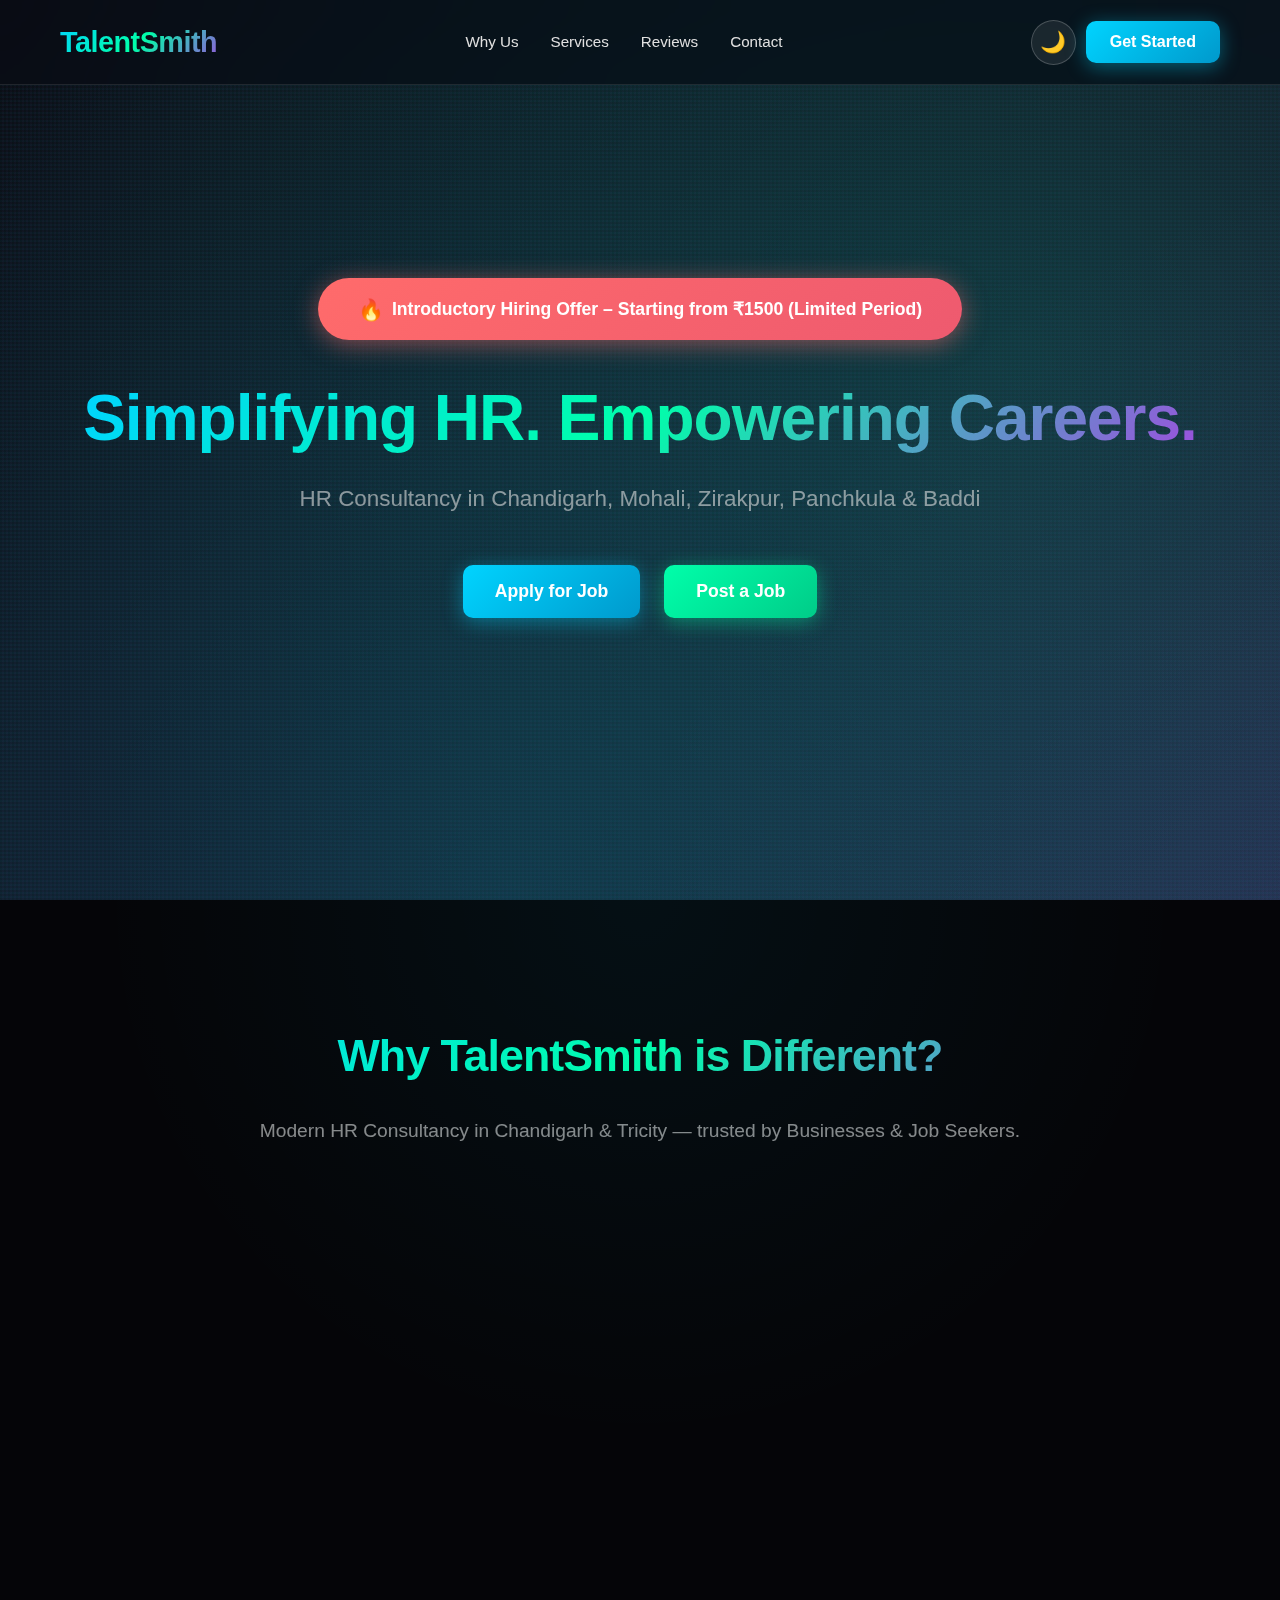
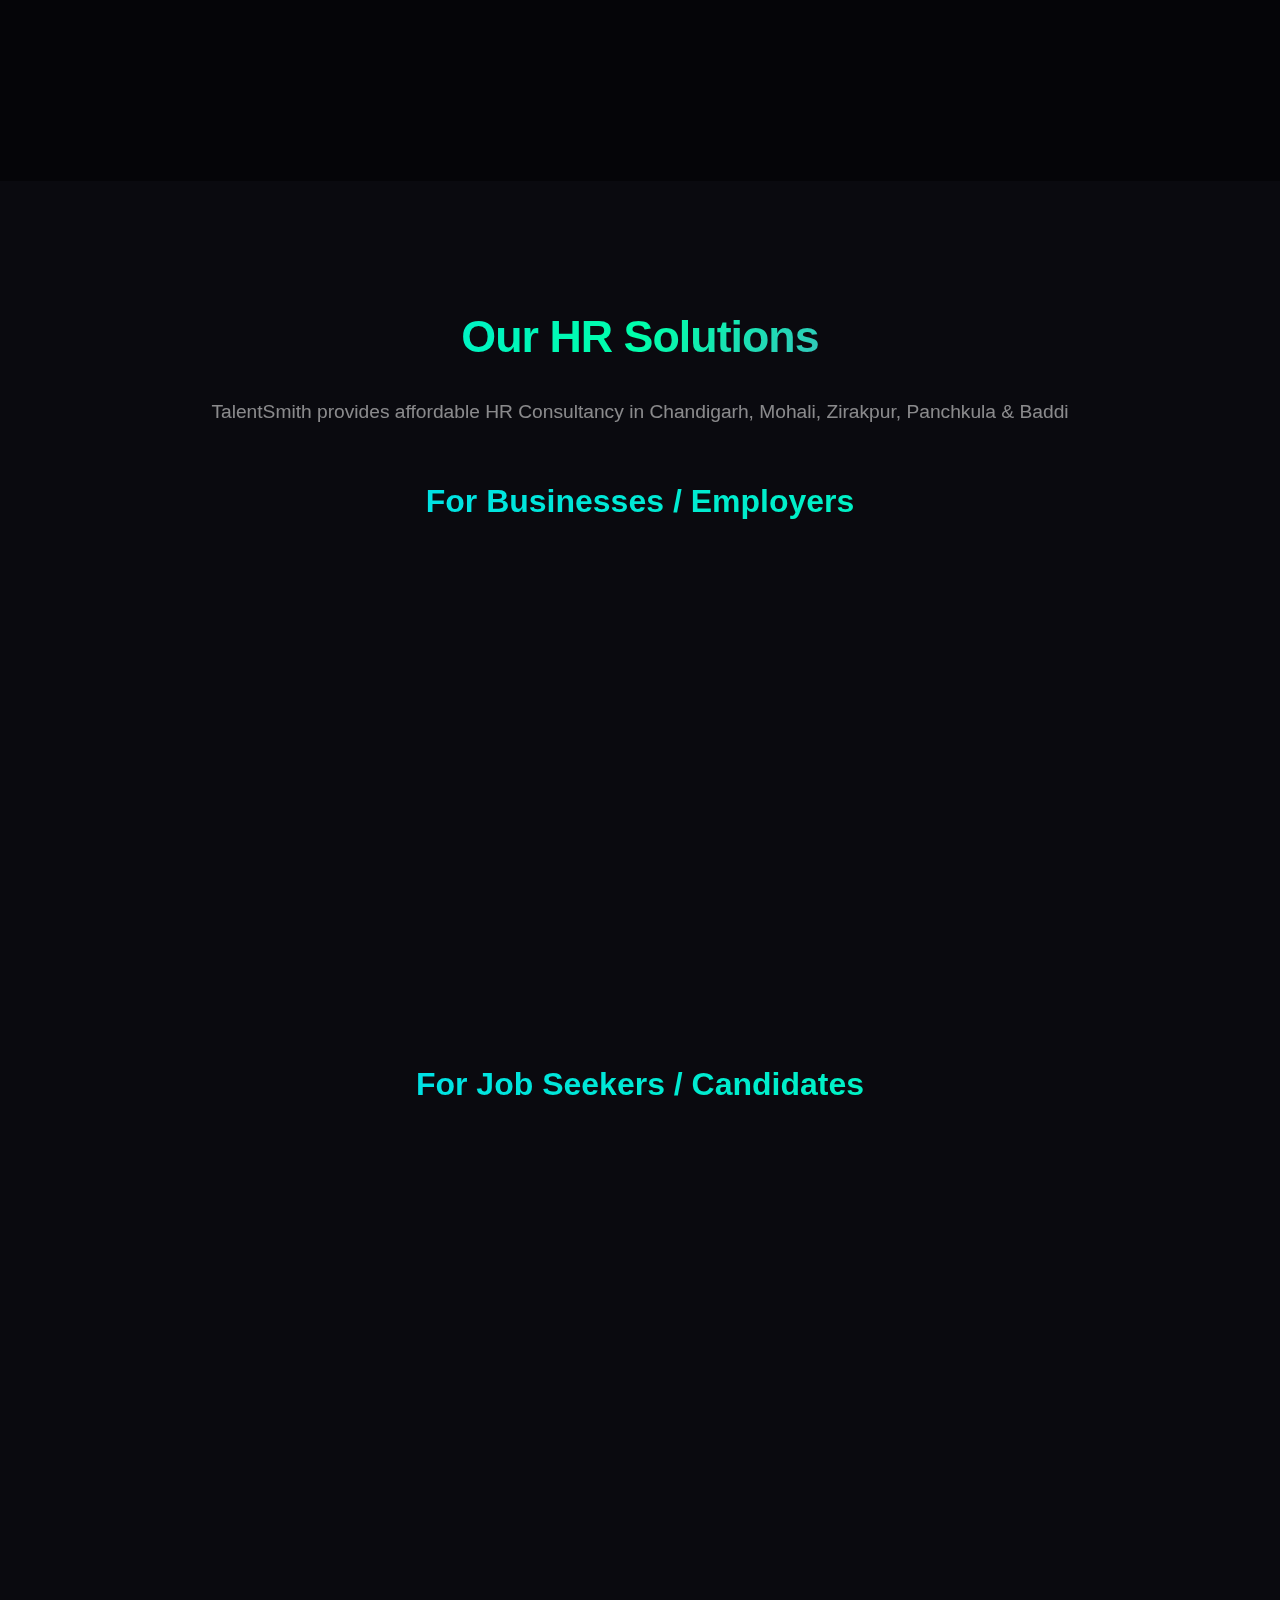
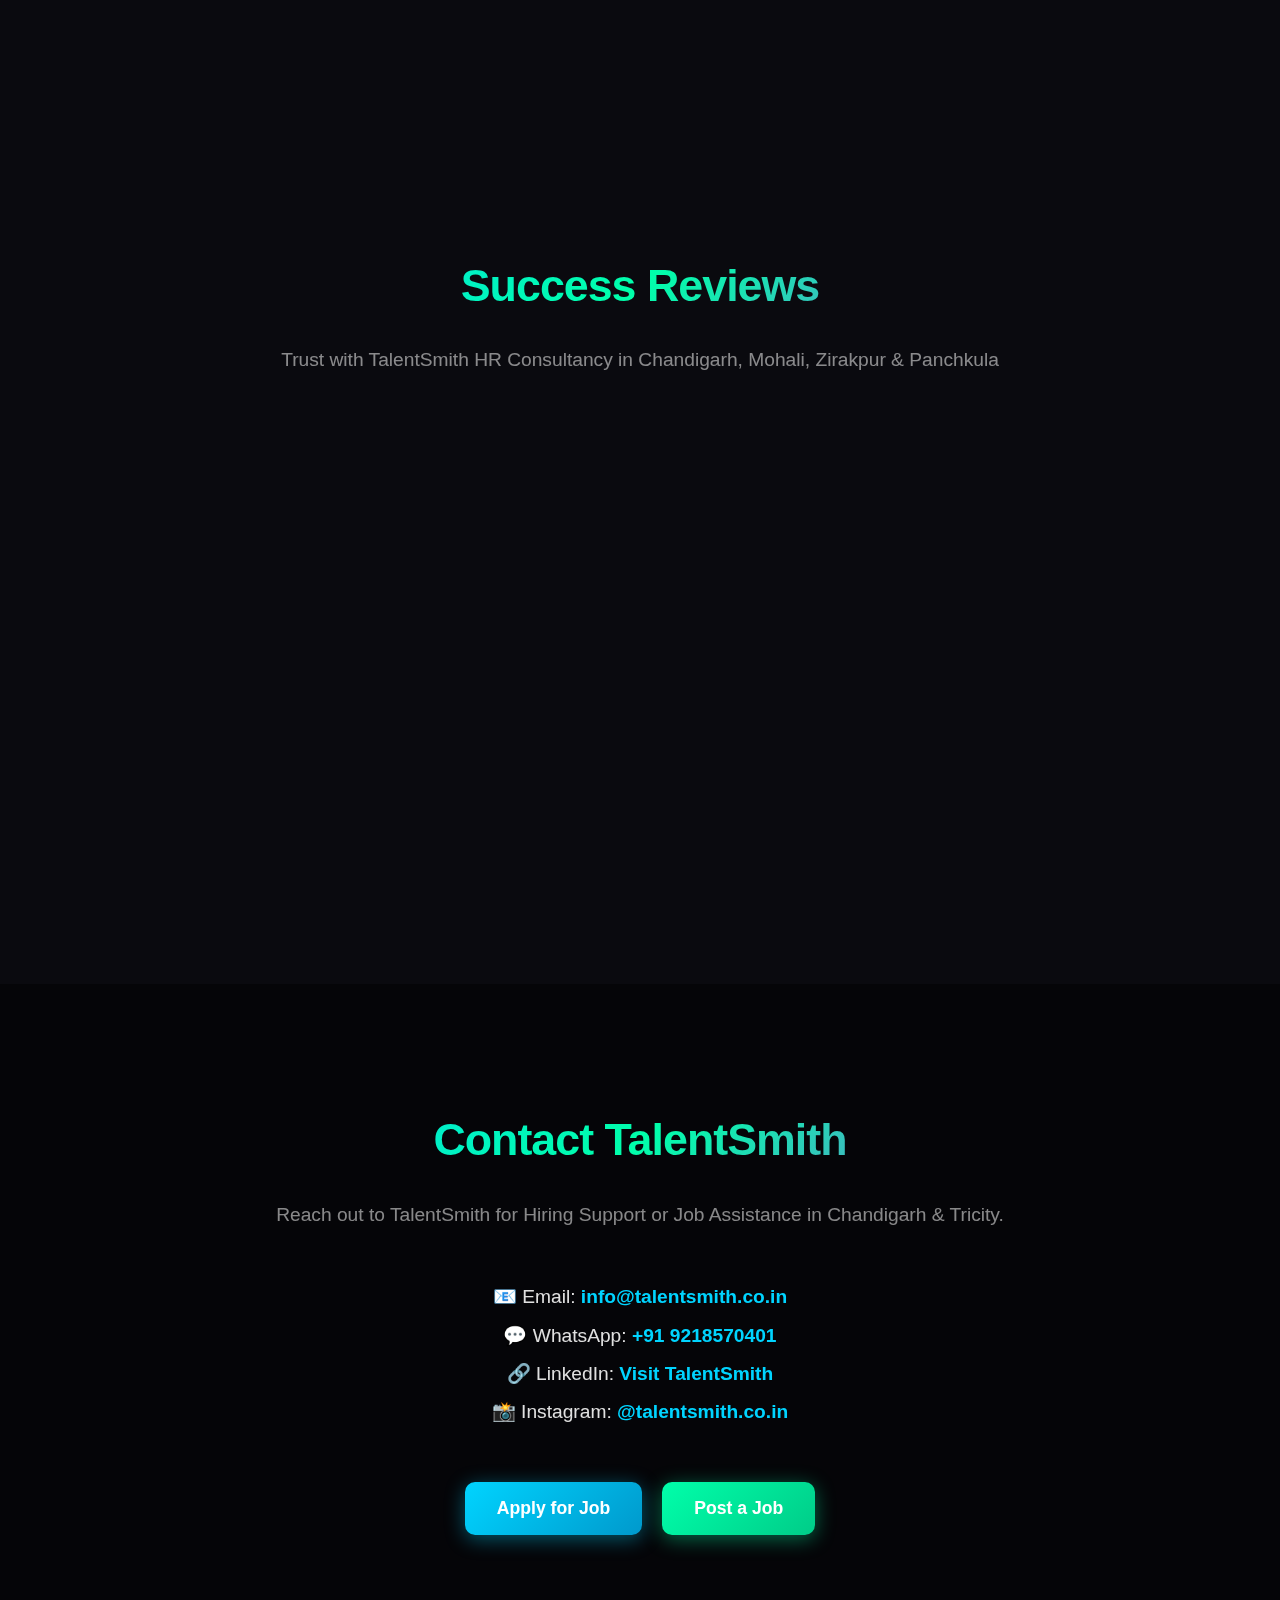
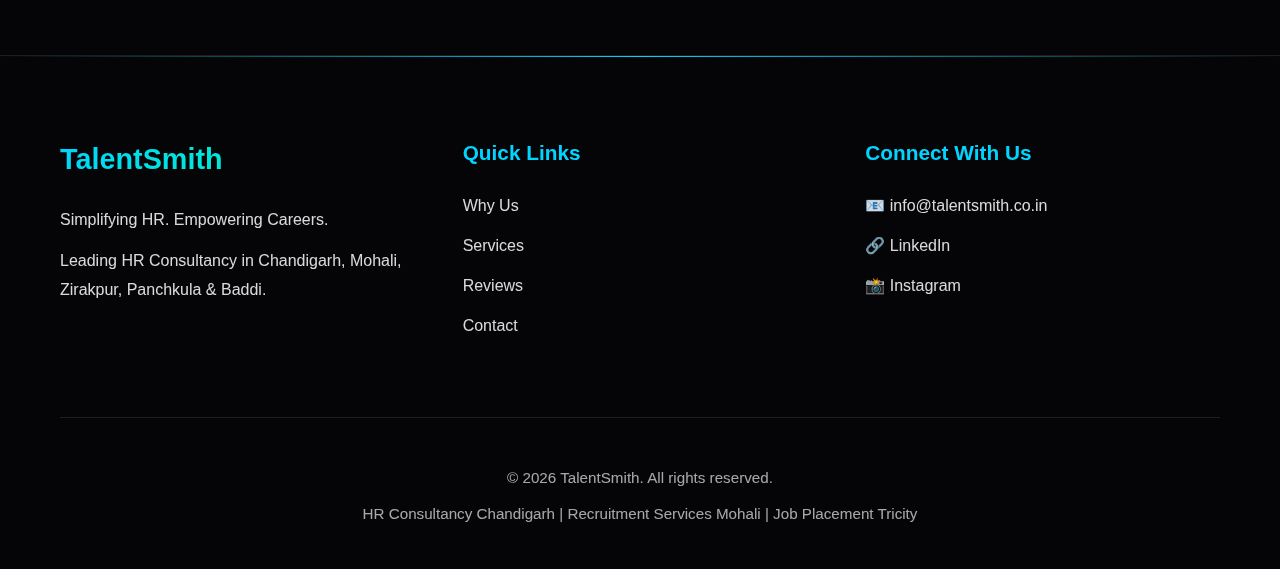
<file: index.html>
<!DOCTYPE html>
<html lang="en">

<head>
    <meta charset="UTF-8">
    <meta name="viewport" content="width=device-width, initial-scale=1.0">

    <!-- Google Search Console Verification -->
    <meta name="google-site-verification" content="TTs7niMMApuP8YMlTGv5TOesYAuennm3MhUks9Sx6Ps" />

    <!-- SEO -->
    <meta name="description"
        content="TalentSmith - HR Consultancy in Chandigarh, Mohali, Zirakpur, Panchkula & Baddi. Recruitment, Payroll, Compliance, Job Placement & Resume Building. Introductory hiring offer starting from ₹1500.">

    <meta name="keywords"
        content="HR Consultancy Chandigarh, HR Consultancy Mohali, HR Consultancy Zirakpur, Recruitment Services, Job Placement, Resume Building, Affordable Hiring">

    <title>TalentSmith - HR Consultancy Chandigarh | Recruitment & Job Placement</title>

    <link rel="stylesheet" href="style.css">
</head>

<body>

    <!-- Animated Background -->
    <div class="bg-animation"></div>
    <div class="bg-particles"></div>

    <!-- HEADER -->
    <header class="header" id="header">
        <div class="container">
            <div class="header-content">

                <!-- Logo -->
                <div class="logo">
                    <h1>TalentSmith</h1>
                </div>

                <!-- Navbar -->
                <nav class="nav">
                    <a href="#why-us" class="nav-link">Why Us</a>
                    <a href="#services" class="nav-link">Services</a>
                    <a href="#reviews" class="nav-link">Reviews</a>
                    <a href="#contact" class="nav-link">Contact</a>
                </nav>

                <!-- Right Buttons -->
                <div style="display:flex;align-items:center;gap:10px;">

                    <!-- Theme Toggle -->
                    <button class="theme-toggle" id="themeToggle">🌙</button>

                    <!-- CTA -->
                    <button class="btn btn-primary" onclick="scrollToSection('contact')">
                        Get Started
                    </button>
                </div>

            </div>
        </div>
    </header>

    <!-- HERO -->
    <section class="hero" id="home">
        <div class="container">
            <div class="hero-content">

                <div class="offer-badge">
                    <span class="fire-icon">🔥</span>
                    <span>Introductory Hiring Offer – Starting from ₹1500 (Limited Period)</span>
                </div>

                <h1 class="hero-title">Simplifying HR. Empowering Careers.</h1>

                <p class="hero-subtitle">
                    HR Consultancy in Chandigarh, Mohali, Zirakpur, Panchkula & Baddi
                </p>

                <div class="hero-cta">
                    <button class="btn btn-primary btn-large" onclick="openWhatsApp('jobseeker')">
                        Apply for Job
                    </button>
                    <button class="btn btn-secondary btn-large" onclick="openWhatsApp('business')">
                        Post a Job
                    </button>
                </div>

            </div>
        </div>
    </section>
<!-- WHY US -->
<section class="why-us" id="why-us">
  <div class="container">
    <h2 class="section-title">Why TalentSmith is Different?</h2>

    <p class="section-subtitle">
      Modern HR Consultancy in Chandigarh & Tricity — trusted by Businesses & Job Seekers.
    </p>

    <!-- WHY US Carousel -->
    <div class="services-carousel" id="why-carousel">

      <div class="service-card">
        <div class="service-icon">🚀</div>
        <h4>Startup-Friendly Hiring</h4>
        <p>
          Traditional consultancies charge 8–10% of CTC.  
          TalentSmith starts hiring support from ₹1500.
        </p>
      </div>

      <div class="service-card">
        <div class="service-icon">🎯</div>
        <h4>Right Candidate Match</h4>
        <p>
          We shortlist based on skills, role fit, and company culture — not random resumes.
        </p>
      </div>

      <div class="service-card">
        <div class="service-icon">💼</div>
        <h4>Job Seeker Career Support</h4>
        <p>
          Resume building, interview prep, counselling — we help candidates get placed faster.
        </p>
      </div>

      <div class="service-card">
        <div class="service-icon">⚡</div>
        <h4>Fast WhatsApp Support</h4>
        <p>
          No waiting for days — businesses & candidates connect instantly with our team.
        </p>
      </div>

      <div class="service-card">
        <div class="service-icon">📍</div>
        <h4>Strong Tricity Network</h4>
        <p>
          We specialize in Chandigarh, Mohali, Zirakpur, Panchkula & Baddi job market.
        </p>
      </div>

      <div class="service-card">
        <div class="service-icon">🤖</div>
        <h4>HR Templates & Automation</h4>
        <p>
          Ready HR templates, HRMS setup, attendance & payroll automation for companies.
        </p>
      </div>

    </div>
  </div>
</section>


   <!-- SERVICES -->
<section class="services" id="services">
  <div class="container">
    <h2 class="section-title">Our HR Solutions</h2>
    <p class="section-subtitle">
      TalentSmith provides affordable HR Consultancy in Chandigarh, Mohali, Zirakpur, Panchkula & Baddi
    </p>

    <!-- BUSINESS SERVICES -->
    <div class="service-category">
      <h3 class="category-title">For Businesses / Employers</h3>

      <div class="services-carousel" id="business-carousel">

        <div class="service-card" onclick="openServiceModal('Business','Hiring & Recruitment')">
          <div class="service-icon">🔍</div>
          <h4>Hiring & Recruitment</h4>
          <p>Complete recruitment from sourcing to onboarding.</p>
        </div>

        <div class="service-card" onclick="openServiceModal('Business','Payroll Management')">
          <div class="service-icon">💰</div>
          <h4>Payroll Management</h4>
          <p>Salary processing, payroll setup & monthly compliance.</p>
        </div>

        <div class="service-card" onclick="openServiceModal('Business','Attendance & HRMS Setup')">
          <div class="service-icon">🕒</div>
          <h4>Attendance & HRMS Setup</h4>
          <p>Automate attendance, leave & HR workflows easily.</p>
        </div>

        <div class="service-card" onclick="openServiceModal('Business','Background Verification')">
          <div class="service-icon">✅</div>
          <h4>Background Verification</h4>
          <p>Trusted candidate verification with documentation.</p>
        </div>

        <div class="service-card" onclick="openServiceModal('Business','HR Policy Formulation')">
          <div class="service-icon">📋</div>
          <h4>HR Policy Formulation</h4>
          <p>Custom HR policies for discipline & productivity.</p>
        </div>

        <div class="service-card" onclick="openServiceModal('Business','Performance Management')">
          <div class="service-icon">📈</div>
          <h4>Performance Management</h4>
          <p>Appraisal systems to boost employee motivation.</p>
        </div>

        <div class="service-card" onclick="openServiceModal('Business','Compliance & Labour Law Support')">
          <div class="service-icon">⚖️</div>
          <h4>Compliance Support</h4>
          <p>PF, ESIC, labour law & HR compliance assistance.</p>
        </div>

        <div class="service-card" onclick="openServiceModal('Business','HR Outsourcing')">
          <div class="service-icon">🏢</div>
          <h4>HR Outsourcing</h4>
          <p>Complete HR management for startups & SMEs.</p>
        </div>

      </div>
    </div>

    <!-- JOB SEEKER SERVICES -->
    <div class="service-category">
      <h3 class="category-title">For Job Seekers / Candidates</h3>

      <div class="services-carousel" id="jobseekers-carousel">

        <div class="service-card" onclick="openServiceModal('Job Seeker','Job Placement Assistance')">
          <div class="service-icon">💼</div>
          <h4>Job Placement</h4>
          <p>Get placed in Chandigarh, Mohali & Tricity companies.</p>
        </div>

        <div class="service-card" onclick="openServiceModal('Job Seeker','Resume Building')">
          <div class="service-icon">📝</div>
          <h4>Resume Building</h4>
          <p>Professional resume writing to impress recruiters.</p>
        </div>

        <div class="service-card" onclick="openServiceModal('Job Seeker','Interview Preparation')">
          <div class="service-icon">🎤</div>
          <h4>Interview Preparation</h4>
          <p>Mock interviews + expert career guidance.</p>
        </div>

        <div class="service-card" onclick="openServiceModal('Job Seeker','Career Counselling')">
          <div class="service-icon">🧭</div>
          <h4>Career Counselling</h4>
          <p>Choose the right career path with expert advice.</p>
        </div>

        <div class="service-card" onclick="openServiceModal('Job Seeker','Freshers Job Support')">
          <div class="service-icon">🌟</div>
          <h4>Freshers Job Support</h4>
          <p>Special support for fresh graduates & entry jobs.</p>
        </div>

      </div>
    </div>

  </div>
</section>


    <!-- REVIEWS -->
<section class="reviews" id="reviews">
  <div class="container">
    <h2 class="section-title">Success Reviews</h2>
    <p class="section-subtitle">
    Trust with TalentSmith HR Consultancy in Chandigarh, Mohali, Zirakpur & Panchkula
    </p>

    <div class="services-carousel" id="reviews-carousel">

      <div class="service-card review-card">
        <div class="service-icon">⭐⭐⭐⭐⭐</div>
        <h4>Rohit Sharma – Chandigarh</h4>
        <p>"TalentSmith helped me get my first job quickly. Very supportive team!"</p>
      </div>

      <div class="service-card review-card">
        <div class="service-icon">⭐⭐⭐⭐⭐</div>
        <h4>Simran Kaur – Mohali</h4>
        <p>"They built my resume and trained me for interviews. Got selected in 1 week."</p>
      </div>

      <div class="service-card review-card">
        <div class="service-icon">⭐⭐⭐⭐⭐</div>
        <h4>Aman Verma – Zirakpur</h4>
        <p>"Genuine HR consultancy. No hidden fees. I got placed within 10 days."</p>
      </div>

      <div class="service-card review-card">
        <div class="service-icon">⭐⭐⭐⭐⭐</div>
        <h4>Pooja Singh – Panchkula</h4>
        <p>"Best job placement service in Tricity. Highly recommended for freshers."</p>
      </div>

      <div class="service-card review-card">
        <div class="service-icon">⭐⭐⭐⭐⭐</div>
        <h4>Neha Gupta – Chandigarh</h4>
        <p>"TalentSmith guided me step-by-step and helped me crack my HR interview."</p>
      </div>

      <div class="service-card review-card">
        <div class="service-icon">⭐⭐⭐⭐⭐</div>
        <h4>Arjun Mehta – Mohali</h4>
        <p>"Very professional consultancy. I received multiple job calls after resume update."</p>
      </div>

      <div class="service-card review-card">
        <div class="service-icon">⭐⭐⭐⭐⭐</div>
        <h4>Ritika Sharma – Baddi</h4>
        <p>"They helped me get a job near my location. Best placement support."</p>
      </div>

      <div class="service-card review-card">
        <div class="service-icon">⭐⭐⭐⭐⭐</div>
        <h4>Karan Singh – Zirakpur</h4>
        <p>"Fast response and excellent career support. Highly trusted consultancy."</p>
      </div>

    </div>
  </div>
</section>

<!-- CONTACT -->
<!-- CONTACT -->
<section class="contact" id="contact">
    <div class="container">

        <h2 class="section-title">Contact TalentSmith</h2>
        <p class="section-subtitle">
            Reach out to TalentSmith for Hiring Support or Job Assistance in Chandigarh & Tricity.
        </p>

        <!-- Contact Info -->
        <div style="text-align:center; margin-top:40px; line-height:2;">

            <p style="font-size:1.2rem;">
                📧 Email:
                <a href="mailto:info@talentsmith.co.in" class="footer-link" >
                    info@talentsmith.co.in
                </a>
            </p>

           <p style="font-size:1.2rem;">
    💬 WhatsApp:
    <a href="https://wa.me/919218570401" target="_blank" class="footer-link">
        +91 9218570401
    </a>
</p>


            <p style="font-size:1.2rem;">
                🔗 LinkedIn:
                <a href="https://www.linkedin.com/company/108208990/" target="_blank" class="footer-link">
                    Visit TalentSmith
                </a>
            </p>

            <p style="font-size:1.2rem;">
                📸 Instagram:
                <a href="https://www.instagram.com/talentsmith.co.in" target="_blank" class="footer-link">
                    @talentsmith.co.in
                </a>
            </p>

        </div>

        <!-- CTA Buttons -->
        <div style="margin-top:50px; display:flex; justify-content:center; gap:20px; flex-wrap:wrap;">

            <button class="btn btn-primary btn-large" onclick="openWhatsApp('jobseeker')">
                Apply for Job
            </button>

            <button class="btn btn-secondary btn-large" onclick="openWhatsApp('business')">
                Post a Job
            </button>

        </div>

    </div>
</section>


<!-- FOOTER -->
<footer class="footer">
  <div class="container">

    <div class="footer-content">

      <!-- Brand -->
      <div class="footer-section">
        <h3>TalentSmith</h3>
        <p>Simplifying HR. Empowering Careers.</p>
        <p>
          Leading HR Consultancy in Chandigarh, Mohali, Zirakpur, Panchkula & Baddi.
        </p>
      </div>

      <!-- Quick Links -->
      <div class="footer-section">
        <h4>Quick Links</h4>
        <ul>
          <li><a href="#why-us">Why Us</a></li>
          <li><a href="#services">Services</a></li>
          <li><a href="#reviews">Reviews</a></li>
          <li><a href="#contact">Contact</a></li>
        </ul>
      </div>

      <!-- Social Links -->
      <div class="footer-section">
        <h4>Connect With Us</h4>
        <ul>
          <li>
            <a href="mailto:info@talentsmith.co.in">📧 info@talentsmith.co.in</a>
          </li>

          <li>
            <a href="https://www.linkedin.com/company/108208990/admin/settings/" target="_blank">
              🔗 LinkedIn
            </a>
          </li>

          <li>
            <a href="https://www.instagram.com/talentsmith.co.in?igsh=bDRtZWp0cWZwM2M=" target="_blank">
              📸 Instagram
            </a>
          </li>
        </ul>
      </div>

    </div>

    <!-- Bottom -->
    <div class="footer-bottom">
      <p>© 2026 TalentSmith. All rights reserved.</p>
      <p>
        HR Consultancy Chandigarh | Recruitment Services Mohali | Job Placement Tricity
      </p>
    </div>

  </div>
</footer>

<script src="script.js"></script>

</body>

</html>
</file>
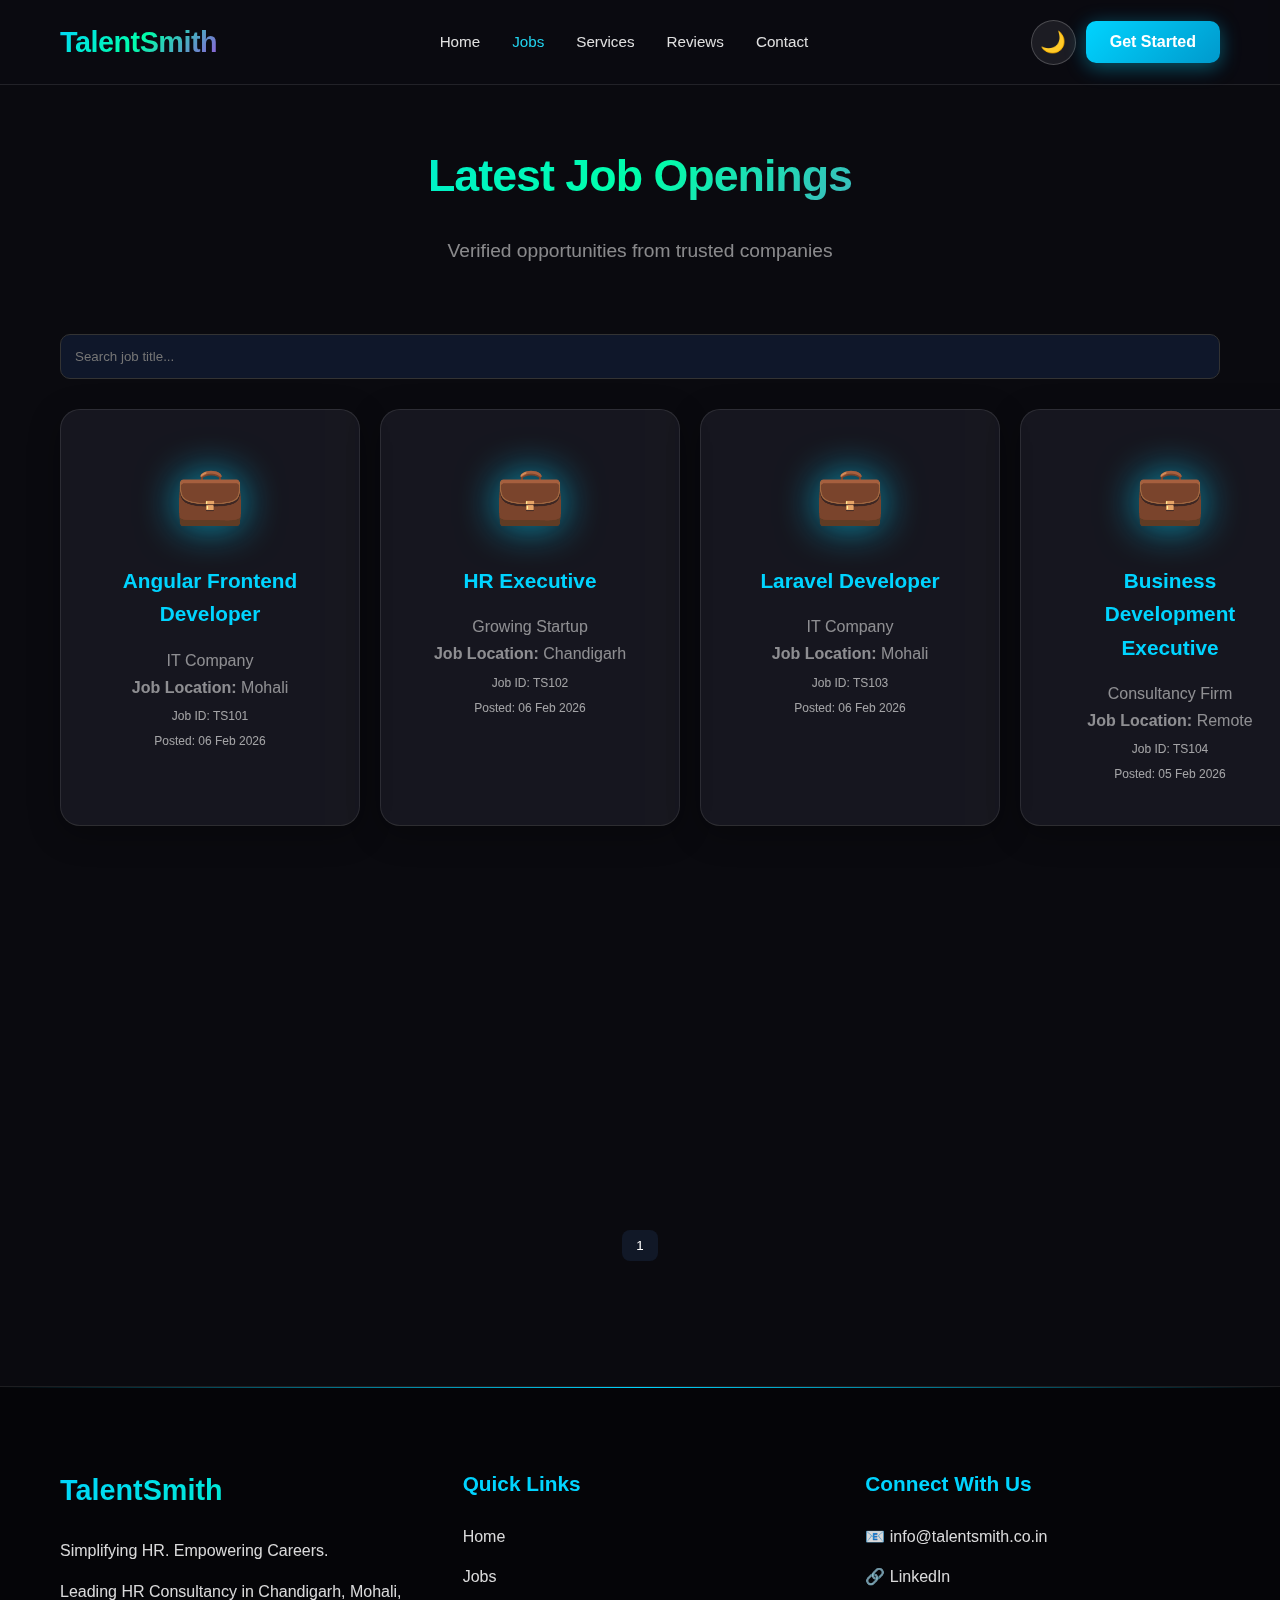
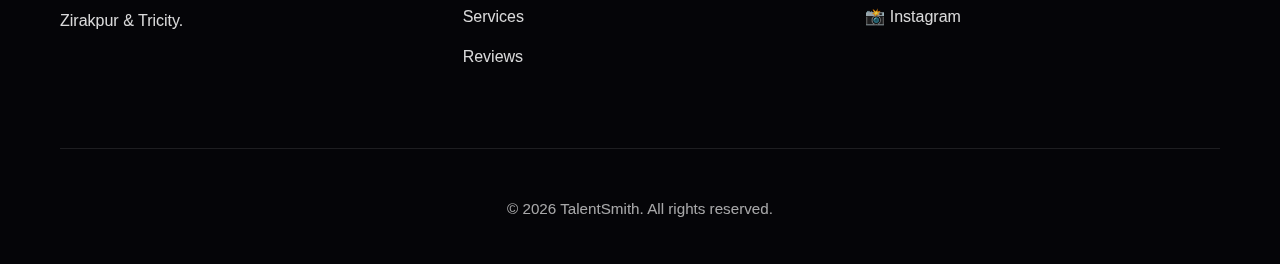
<file: jobs.html>
<!DOCTYPE html>
<html lang="en">
<head>
<meta charset="UTF-8">
<meta name="viewport" content="width=device-width, initial-scale=1.0">
<title>Jobs | TalentSmith</title>
<link rel="stylesheet" href="style.css">

<style>
.jobs-grid{
display:grid;
grid-template-columns:repeat(4,1fr);
gap:20px;
margin-top:30px;
}
@media(max-width:1100px){
.jobs-grid{grid-template-columns:repeat(2,1fr);}
}
@media(max-width:600px){
.jobs-grid{grid-template-columns:1fr;}
}

.job-meta{font-size:12px;opacity:0.7;margin-top:6px;}

.search-box{
width:100%;
padding:14px;
border-radius:10px;
border:1px solid #333;
background:#0f172a;
color:white;
margin-top:20px;
}

.pagination{
margin-top:30px;
text-align:center;
}

.pagination button{
margin:5px;
padding:8px 14px;
background:#111827;
color:white;
border:none;
border-radius:8px;
cursor:pointer;
}

.popup{
position:fixed;
top:0;
left:0;
width:100%;
height:100%;
background:rgba(0,0,0,0.75);
display:none;
align-items:center;
justify-content:center;
z-index:999;
}

.popup-box{
background:#0f172a;
padding:30px;
border-radius:16px;
max-width:420px;
width:90%;
text-align:center;
position:relative;
}

.close{
position:absolute;
top:12px;
right:18px;
font-size:22px;
cursor:pointer;
color:white;
}

.apply-btn{
margin-top:20px;
}
</style>
</head>

<body>

<!-- SAME BACKGROUND AS HOME -->
<div class="bg-animation"></div>
<div class="bg-particles"></div>

<!-- SAME HEADER AS INDEX -->
<header class="header" id="header">
<div class="container">
<div class="header-content">

<div class="logo">
<h1>TalentSmith</h1>
</div>

<nav class="nav">
<a href="/index.html#home" class="nav-link">Home</a>
<a href="/jobs.html" class="nav-link" style="color:#22d3ee;">Jobs</a>
<a href="/services.html" class="nav-link">Services</a>
<a href="/review.html" class="nav-link">Reviews</a>
<a href="/index.html#contact" class="nav-link">Contact</a>
</nav>

<div style="display:flex;align-items:center;gap:10px;">
<button class="theme-toggle" id="themeToggle">🌙</button>

<button class="btn btn-primary" onclick="window.location.href='/index.html#contact'">
Get Started
</button>
</div>

</div>
</div>
</header>

<!-- JOB SECTION -->
<section class="services" style="padding-top:140px;">
<div class="container">

<h2 class="section-title">Latest Job Openings</h2>
<p class="section-subtitle">Verified opportunities from trusted companies</p>

<input class="search-box" placeholder="Search job title..." onkeyup="searchJobs(this.value)">

<div class="jobs-grid" id="jobs"></div>
<div class="pagination" id="pagination"></div>

</div>
</section>

<!-- POPUP -->
<div class="popup" id="jobPopup">
<div class="popup-box">

<span class="close" onclick="closePopup()">✖</span>

<h3 id="jobTitle"></h3>
<p id="jobCompany"></p>
<p id="jobLocation"></p>
<p id="jobSalary"></p>
<p id="jobDate"></p>

<button class="btn btn-primary apply-btn" id="applyBtn">
Apply Job
</button>

</div>
</div>

<!-- SAME FOOTER AS HOME -->
<footer class="footer">
<div class="container">

<div class="footer-content">

<div class="footer-section">
<h3>TalentSmith</h3>
<p>Simplifying HR. Empowering Careers.</p>
<p>Leading HR Consultancy in Chandigarh, Mohali, Zirakpur & Tricity.</p>
</div>

<div class="footer-section">
<h4>Quick Links</h4>
<ul>
<li><a href="/index.html#home">Home</a></li>
<li><a href="/jobs.html">Jobs</a></li>
<li><a href="/services.html">Services</a></li>
<li><a href="/review.html">Reviews</a></li>
</ul>
</div>

<div class="footer-section">
<h4>Connect With Us</h4>
<ul>
<li><a href="mailto:info@talentsmith.co.in">📧 info@talentsmith.co.in</a></li>
<li><a href="https://www.linkedin.com/company/108208990/" target="_blank">🔗 LinkedIn</a></li>
<li><a href="https://www.instagram.com/talentsmith.co.in" target="_blank">📸 Instagram</a></li>
</ul>
</div>

</div>

<div class="footer-bottom">
<p>© 2026 TalentSmith. All rights reserved.</p>
</div>

</div>
</footer>

<script>
const jobs = [

{
id:"TS101",
title:"Angular Frontend Developer",
company:"IT Company",
location:"Mohali",
salary:"Depends on Interview",
date:"06 Feb 2026"
},
{
id:"TS102",
title:"HR Executive",
company:"Growing Startup",
location:"Chandigarh",
salary:"₹15k – ₹25k",
date:"06 Feb 2026"
},
{
id:"TS103",
title:"Laravel Developer",
company:"IT Company",
location:"Mohali",
salary:"Depends on Interview",
date:"06 Feb 2026"
},
{
id:"TS104",
title:"Business Development Executive",
company:"Consultancy Firm",
location:"Remote",
salary:"Commission Based",
date:"05 Feb 2026"
},
{
id:"TS105",
title:"HR Intern",
company:"Consultancy Firm",
location:"Remote",
salary:"Stipend Based",
date:"05 Feb 2026"
},
{
id:"TS106",
title:"SEO Executive",
company:"Consultancy Firm",
location:"Remote",
salary:"Result Based",
date:"05 Feb 2026"
}

];

let currentPage=1;
const perPage=10;

function showJobs(page){
currentPage=page;
const start=(page-1)*perPage;
const end=start+perPage;
const pageJobs=jobs.slice(start,end);

const container=document.getElementById("jobs");
container.innerHTML="";

pageJobs.forEach(j=>{
container.innerHTML+=`
<div class="service-card" onclick="openJob('${j.id}','${j.title}','${j.company}','${j.location}','${j.salary}','${j.date}')">
<div class="service-icon">💼</div>
<h4>${j.title}</h4>
<p>${j.company}</p>
<p><b>Job Location:</b> ${j.location}</p>
<div class="job-meta">Job ID: ${j.id}</div>
<div class="job-meta">Posted: ${j.date}</div>
</div>`;
});
}

function setupPagination(){
const totalPages=Math.ceil(jobs.length/perPage);
const pagination=document.getElementById("pagination");
pagination.innerHTML="";
for(let i=1;i<=totalPages;i++){
pagination.innerHTML+=`<button onclick="showJobs(${i})">${i}</button>`;
}
}

function openJob(id,title,company,location,salary,date){
document.getElementById("jobPopup").style.display="flex";

jobTitle.innerText=title+" ("+id+")";
jobCompany.innerText=company;
jobLocation.innerText="Job Location: "+location;
jobSalary.innerText="Salary: "+salary;
jobDate.innerText="Posted: "+date;

document.getElementById("applyBtn").onclick=function(){
window.open(`https://wa.me/919218570401?text=I am interested in ${title} (${id})`,'_blank');
}
}

function closePopup(){
document.getElementById("jobPopup").style.display="none";
}

function searchJobs(value){
value=value.toLowerCase();
document.querySelectorAll(".service-card").forEach(card=>{
card.style.display=card.innerText.toLowerCase().includes(value)?"block":"none";
});
}

showJobs(1);
setupPagination();
</script>

<script src="script.js"></script>
</body>
</html>
</file>
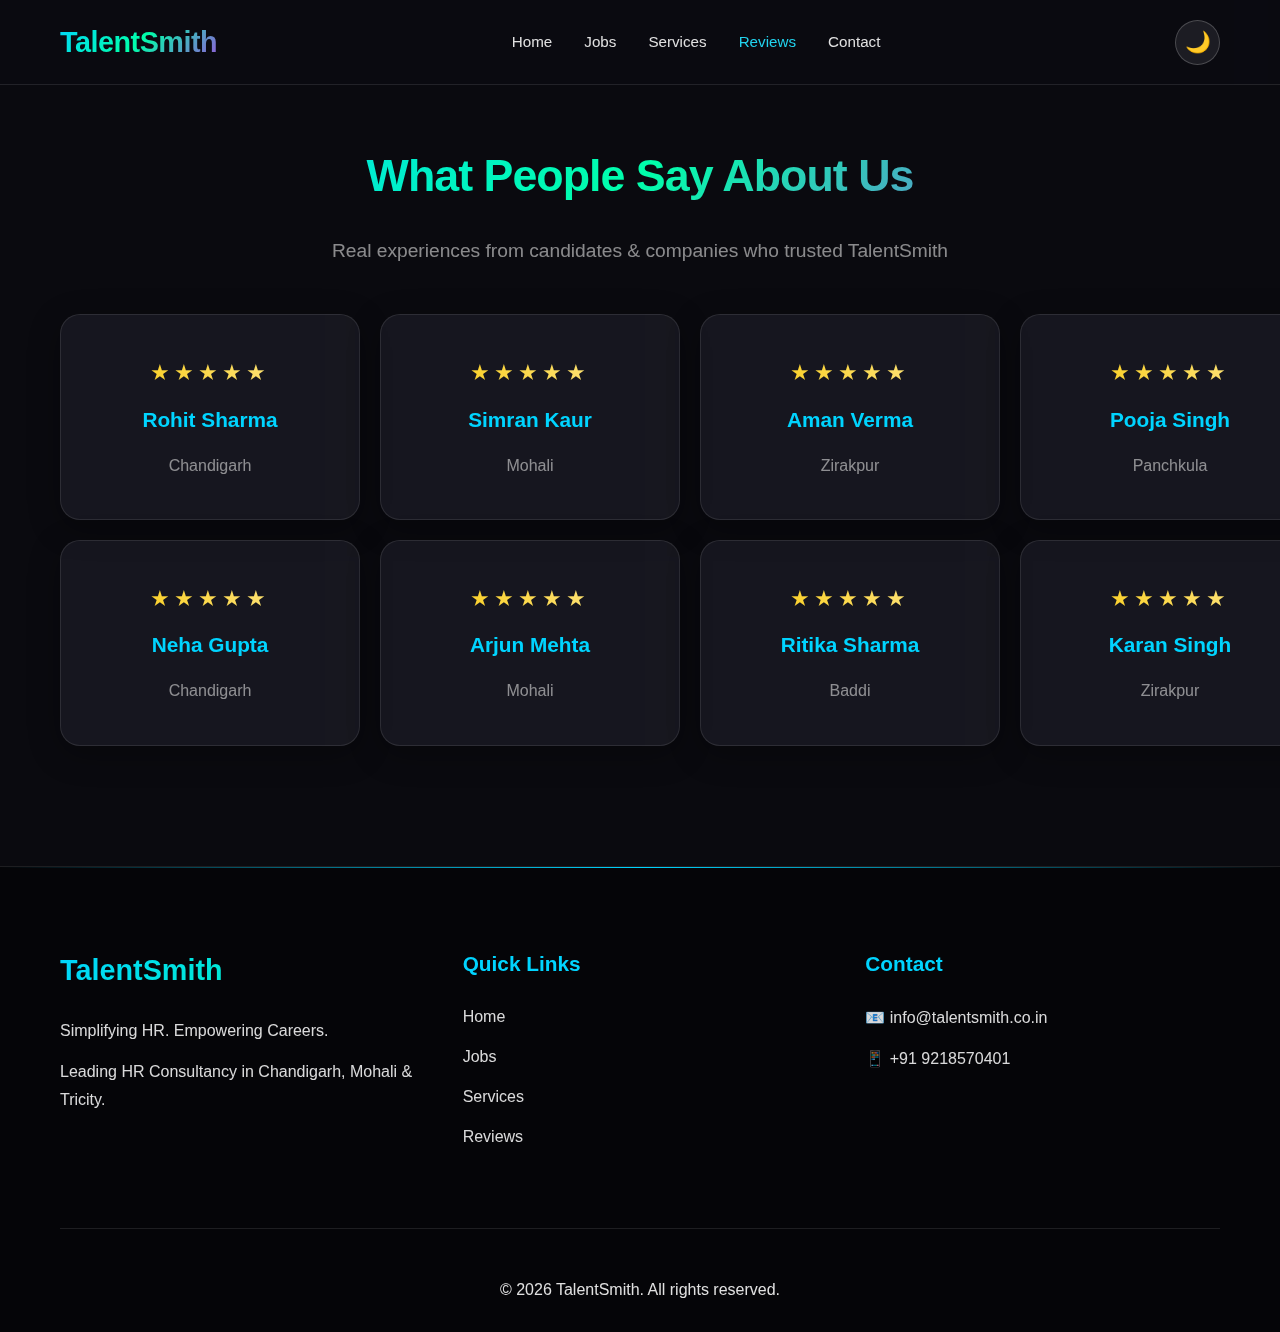
<file: review.html>
<!DOCTYPE html>
<html lang="en">

<head>
<meta charset="UTF-8">
<meta name="viewport" content="width=device-width, initial-scale=1.0">
<title>Reviews | TalentSmith</title>

<link rel="stylesheet" href="style.css">

<style>
/* GRID */
.reviews-grid{
    display:grid;
    grid-template-columns:repeat(4,1fr);
    gap:20px;
}

@media(max-width:1100px){
    .reviews-grid{grid-template-columns:repeat(2,1fr);}
}
@media(max-width:600px){
    .reviews-grid{grid-template-columns:1fr;}
}

/* STARS FIX */
.review-stars{
    font-size:22px;
    letter-spacing:4px;
    text-align:center;
    margin-bottom:12px;
    background:linear-gradient(90deg,#facc15,#fde68a);
    -webkit-background-clip:text;
    -webkit-text-fill-color:transparent;
}

/* POPUP */
.review-popup{
    position:fixed;
    top:0;
    left:0;
    width:100%;
    height:100%;
    background:rgba(0,0,0,0.6);
    display:none;
    align-items:center;
    justify-content:center;
    z-index:999;
}

.popup-box{
    background:#0f172a;
    border:1px solid rgba(34,211,238,0.3);
    border-radius:16px;
    padding:30px;
    width:420px;
    max-width:90%;
    text-align:center;
}

.popup-box h3{
    margin-bottom:5px;
}

.popup-box p{
    color:#cbd5e1;
}

.close-btn{
    margin-top:20px;
    padding:8px 16px;
    border:none;
    background:#22d3ee;
    color:#000;
    border-radius:8px;
    cursor:pointer;
}
</style>
</head>

<body>

<div class="bg-animation"></div>
<div class="bg-particles"></div>

<!-- HEADER -->
<header class="header">
<div class="container">
<div class="header-content">

<div class="logo">
<h1>TalentSmith</h1>
</div>

<nav class="nav">
<a href="/index.html#home" class="nav-link">Home</a>
<a href="/jobs.html" class="nav-link">Jobs</a>
<a href="/services.html" class="nav-link">Services</a>
<a href="/review.html" class="nav-link" style="color:#22d3ee;">Reviews</a>
<a href="/index.html#contact" class="nav-link">Contact</a>
</nav>

<div style="display:flex;align-items:center;gap:10px;">
<button class="theme-toggle" id="themeToggle">🌙</button>
</div>

</div>
</div>
</header>

<!-- REVIEWS -->
<section class="services" style="padding-top:140px;">
<div class="container">

<h2 class="section-title">What People Say About Us</h2>
<p class="section-subtitle" style="text-align:center;">
Real experiences from candidates & companies who trusted TalentSmith
</p>

<div class="reviews-grid">

<div class="service-card" onclick="openReview('Rohit Sharma','Chandigarh','TalentSmith helped me get my first job quickly. Very supportive team!')">
<div class="review-stars">★★★★★</div>
<h4>Rohit Sharma</h4>
<p>Chandigarh</p>
</div>

<div class="service-card" onclick="openReview('Simran Kaur','Mohali','They built my resume and trained me for interviews. Got selected in 1 week.')">
<div class="review-stars">★★★★★</div>
<h4>Simran Kaur</h4>
<p>Mohali</p>
</div>

<div class="service-card" onclick="openReview('Aman Verma','Zirakpur','Genuine HR consultancy. No hidden fees. I got placed within 10 days.')">
<div class="review-stars">★★★★★</div>
<h4>Aman Verma</h4>
<p>Zirakpur</p>
</div>

<div class="service-card" onclick="openReview('Pooja Singh','Panchkula','Best job placement service in Tricity. Highly recommended for freshers.')">
<div class="review-stars">★★★★★</div>
<h4>Pooja Singh</h4>
<p>Panchkula</p>
</div>

<div class="service-card" onclick="openReview('Neha Gupta','Chandigarh','TalentSmith guided me step-by-step and helped me crack my HR interview.')">
<div class="review-stars">★★★★★</div>
<h4>Neha Gupta</h4>
<p>Chandigarh</p>
</div>

<div class="service-card" onclick="openReview('Arjun Mehta','Mohali','Very professional consultancy. I received multiple job calls after resume update.')">
<div class="review-stars">★★★★★</div>
<h4>Arjun Mehta</h4>
<p>Mohali</p>
</div>

<div class="service-card" onclick="openReview('Ritika Sharma','Baddi','They helped me get a job near my location. Best placement support.')">
<div class="review-stars">★★★★★</div>
<h4>Ritika Sharma</h4>
<p>Baddi</p>
</div>

<div class="service-card" onclick="openReview('Karan Singh','Zirakpur','Fast response and excellent career support. Highly trusted consultancy.')">
<div class="review-stars">★★★★★</div>
<h4>Karan Singh</h4>
<p>Zirakpur</p>
</div>

</div>
</div>
</section>

<!-- POPUP -->
<div class="review-popup" id="popup">
<div class="popup-box">
<div class="review-stars">★★★★★</div>
<h3 id="popupName"></h3>
<p id="popupCity"></p>
<p style="margin-top:15px;" id="popupText"></p>
<button class="close-btn" onclick="closeReview()">Close</button>
</div>
</div>

<!-- FOOTER -->
<footer class="footer">
<div class="container">

<div class="footer-content">

<div class="footer-section">
<h3>TalentSmith</h3>
<p>Simplifying HR. Empowering Careers.</p>
<p>Leading HR Consultancy in Chandigarh, Mohali & Tricity.</p>
</div>

<div class="footer-section">
<h4>Quick Links</h4>
<ul>
<li><a href="/index.html">Home</a></li>
<li><a href="/jobs.html">Jobs</a></li>
<li><a href="/services.html">Services</a></li>
<li><a href="/review.html">Reviews</a></li>
</ul>
</div>

<div class="footer-section">
<h4>Contact</h4>
<p>📧 info@talentsmith.co.in</p>
<p>📱 +91 9218570401</p>
</div>

</div>

<div class="footer-bottom">
© 2026 TalentSmith. All rights reserved.
</div>

</div>
</footer>

<script>
function openReview(name, city, text){
document.getElementById("popupName").innerText=name;
document.getElementById("popupCity").innerText=city;
document.getElementById("popupText").innerText=text;
document.getElementById("popup").style.display="flex";
}

function closeReview(){
document.getElementById("popup").style.display="none";
}
</script>

<script src="script.js"></script>

</body>
</html>
</file>
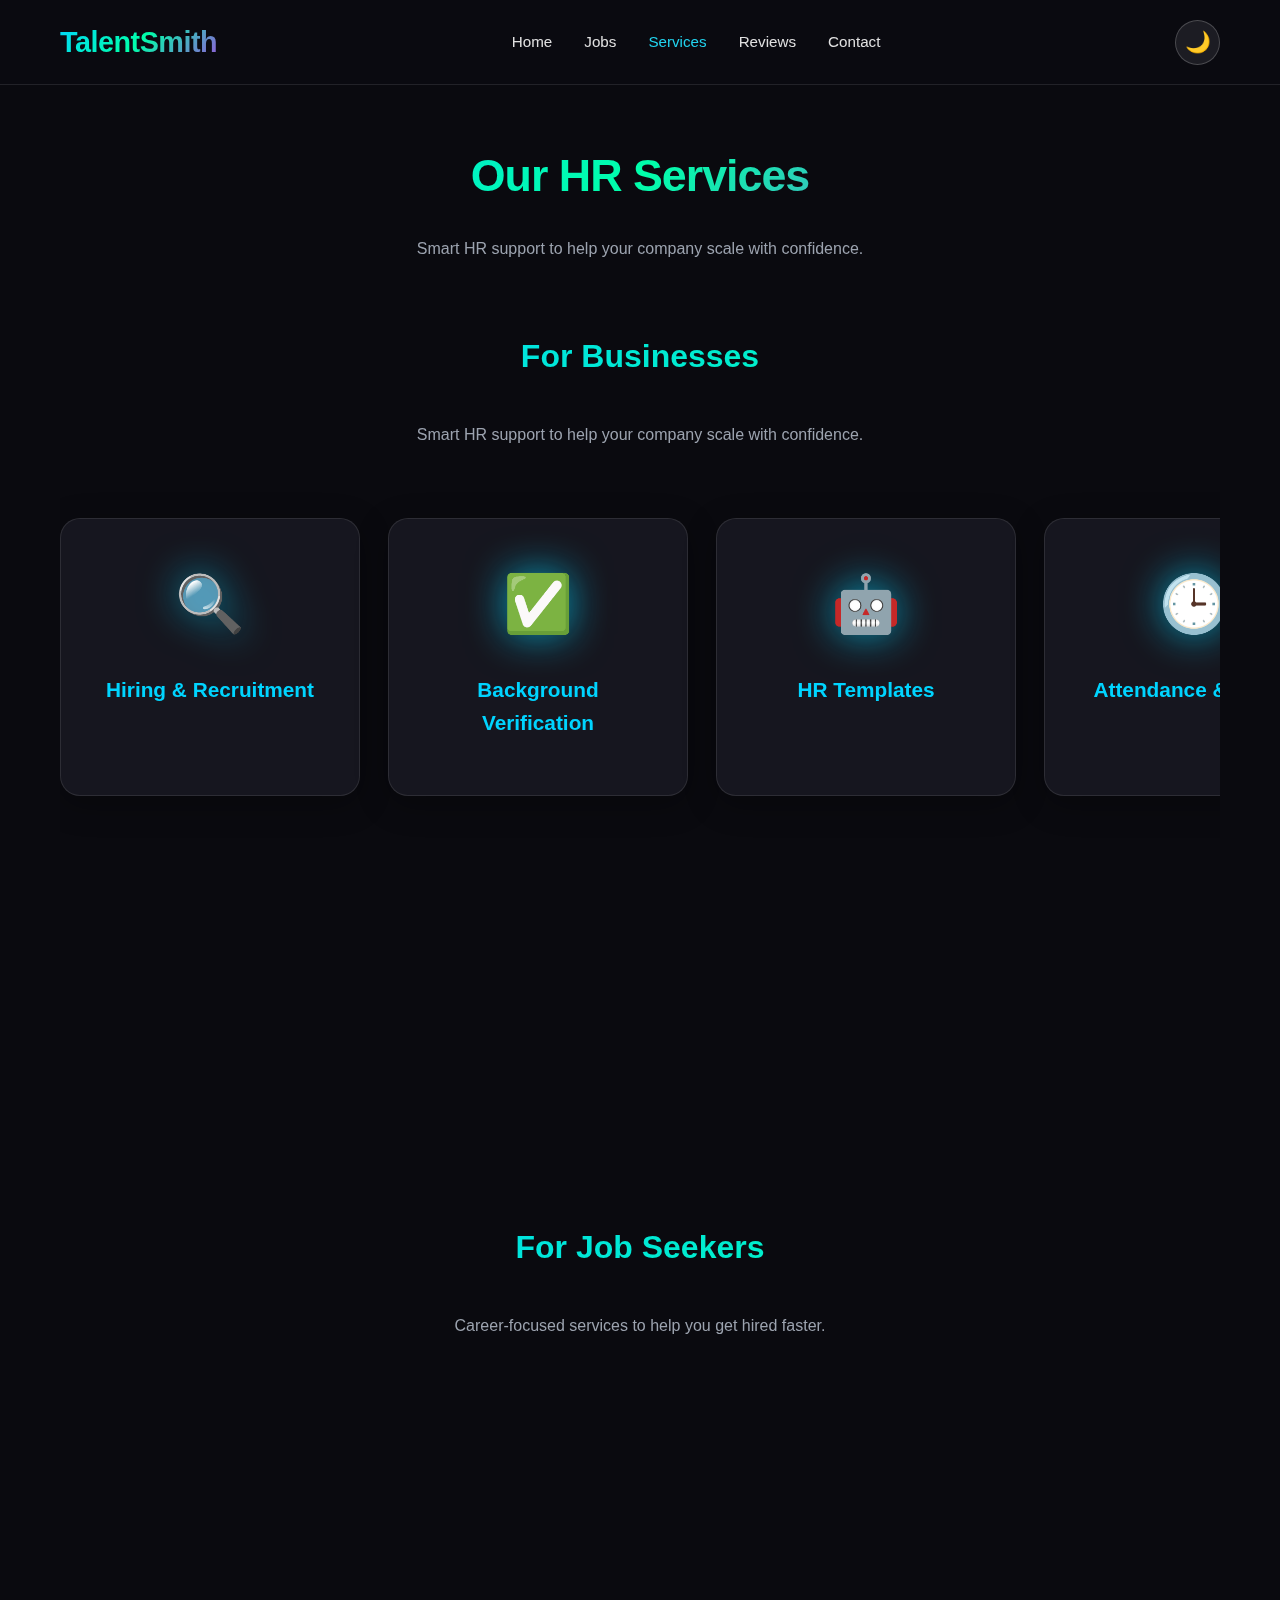
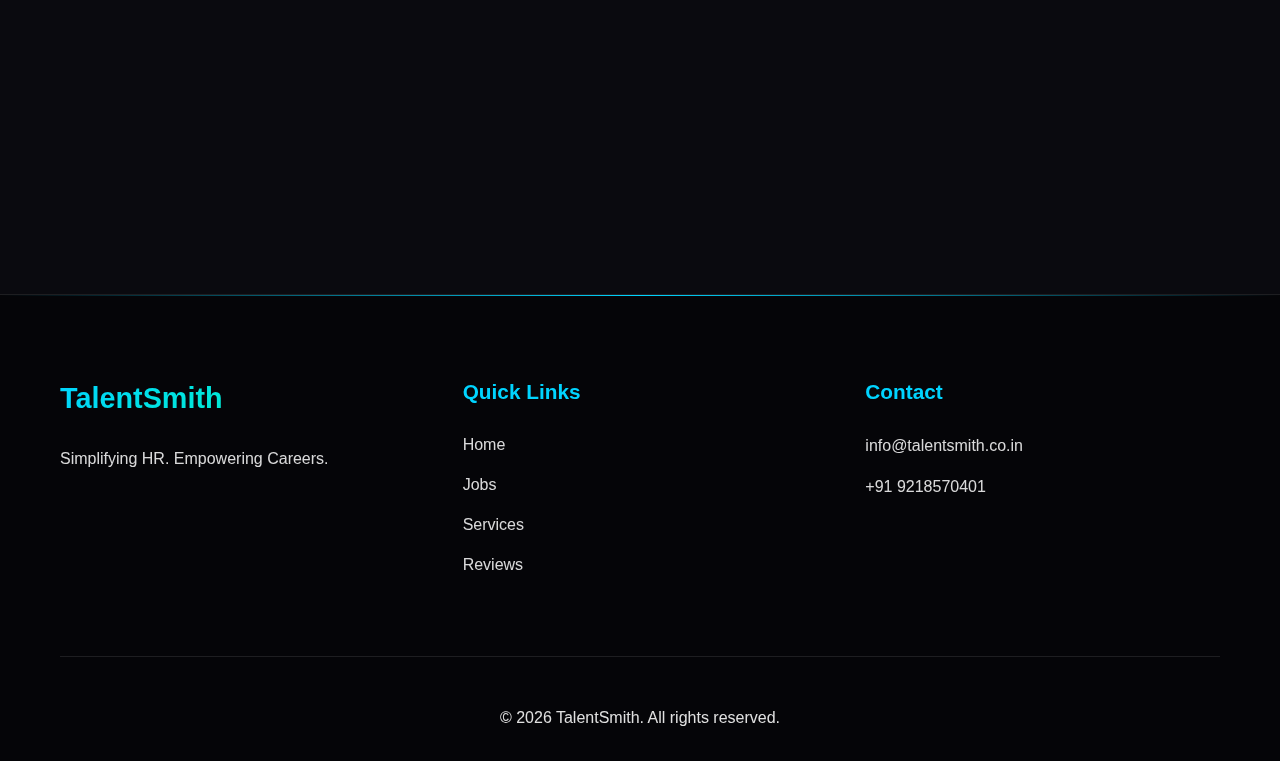
<file: services.html>
<!DOCTYPE html>
<html lang="en">

<head>
<meta charset="UTF-8">
<meta name="viewport" content="width=device-width, initial-scale=1.0">
<title>Services | TalentSmith</title>

<link rel="stylesheet" href="style.css">

<style>
/* CLEAN GRID */
.services-carousel{
    display:grid;
    grid-template-columns:repeat(4,1fr);
    gap:28px;
    margin-top:30px;
}

@media(max-width:1100px){
    .services-carousel{
        grid-template-columns:repeat(2,1fr);
    }
}

@media(max-width:600px){
    .services-carousel{
        grid-template-columns:1fr;
    }
}

/* MORE SPACE = PREMIUM */
.service-category{
    margin-top:70px;
}

/* PREMIUM POPUP */
.popup{
    position:fixed;
    top:0;
    left:0;
    width:100%;
    height:100%;
    background:rgba(0,0,0,0.7);
    display:none;
    align-items:center;
    justify-content:center;
    z-index:9999;
}

.popup-box{
    background:#0f172a;
    padding:35px;
    max-width:520px;
    border-radius:14px;
    color:white;
    position:relative;
}

.popup-close{
    position:absolute;
    top:12px;
    right:15px;
    background:none;
    border:none;
    color:white;
    font-size:20px;
    cursor:pointer;
}
</style>
</head>

<body>

<div class="bg-animation"></div>
<div class="bg-particles"></div>

<!-- HEADER -->
<header class="header">
<div class="container">
<div class="header-content">

<div class="logo">
<h1>TalentSmith</h1>
</div>

<nav class="nav">
<a href="/index.html#home" class="nav-link">Home</a>
<a href="/jobs.html" class="nav-link">Jobs</a>
<a href="/services.html" class="nav-link" style="color:#22d3ee;">Services</a>
<a href="/review.html" class="nav-link">Reviews</a>
<a href="/index.html#contact" class="nav-link">Contact</a>
</nav>

<div style="display:flex;align-items:center;gap:10px;">
<button class="theme-toggle" id="themeToggle">🌙</button>
</div>

</div>
</div>
</header>

<!-- SERVICES -->
<section class="services" style="padding-top:140px;">
<div class="container">

<h2 class="section-title">Our HR Services</h2>

<p style="color:#9ca3af;margin-bottom:10px;text-align:center;">
Smart HR support to help your company scale with confidence.
</p>

<!-- BUSINESS -->
<div class="service-category">
<h3 class="category-title">For Businesses</h3>

<p style="color:#9ca3af;margin-bottom:10px;text-align:center;">
Smart HR support to help your company scale with confidence.
</p>

<div class="services-carousel">

<div class="service-card" onclick="openService('hiring')">
<div class="service-icon">🔍</div>
<h4>Hiring & Recruitment</h4>
</div>

<div class="service-card" onclick="openService('verification')">
<div class="service-icon">✅</div>
<h4>Background Verification</h4>
</div>

<div class="service-card" onclick="openService('templates')">
<div class="service-icon">🤖</div>
<h4>HR Templates</h4>
</div>

<div class="service-card" onclick="openService('attendance')">
<div class="service-icon">🕒</div>
<h4>Attendance & HRMS</h4>
</div>

<div class="service-card" onclick="openService('policy')">
<div class="service-icon">📋</div>
<h4>HR Policies</h4>
</div>

<div class="service-card" onclick="openService('performance')">
<div class="service-icon">📈</div>
<h4>Performance Management</h4>
</div>

<div class="service-card" onclick="openService('allhr')">
<div class="service-icon">🏢</div>
<h4>All-in-One HR Setup</h4>
</div>

<div class="service-card" onclick="openService('payroll')">
<div class="service-icon">💰</div>
<h4>Payroll Management</h4>
</div>

</div>
</div>

<!-- JOB SEEKERS -->
<div class="service-category">
<h3 class="category-title">For Job Seekers</h3>

<p style="color:#9ca3af;margin-bottom:10px;text-align:center;">
Career-focused services to help you get hired faster.
</p>

<div class="services-carousel">

<div class="service-card" onclick="openService('resume')">
<div class="service-icon">📝</div>
<h4>Resume Building</h4>
</div>

<div class="service-card" onclick="openService('placement')">
<div class="service-icon">💼</div>
<h4>Job Placement</h4>
</div>

<div class="service-card" onclick="openService('interview')">
<div class="service-icon">🎤</div>
<h4>Interview Preparation</h4>
</div>

<div class="service-card" onclick="openService('career')">
<div class="service-icon">🧭</div>
<h4>Career Counselling</h4>
</div>

</div>
</div>

</div>
</section>

<!-- POPUP -->
<div id="popup" class="popup">
<div class="popup-box">

<button class="popup-close" onclick="closeService()">✖</button>

<h2 id="popupTitle"></h2>
<p id="popupDesc" style="color:#cbd5e1;margin-top:10px;"></p>

<ul id="popupPoints" style="margin-top:15px;line-height:1.8;"></ul>

<div style="margin-top:20px;">
<a id="popupWhatsapp" class="btn btn-primary" target="_blank">
Enquire on WhatsApp
</a>
</div>

</div>
</div>

<!-- FOOTER -->
<footer class="footer">
<div class="container">
<div class="footer-content">

<div class="footer-section">
<h3>TalentSmith</h3>
<p>Simplifying HR. Empowering Careers.</p>
</div>

<div class="footer-section">
<h4>Quick Links</h4>
<ul>
<li><a href="/index.html">Home</a></li>
<li><a href="/jobs.html">Jobs</a></li>
<li><a href="/services.html">Services</a></li>
<li><a href="/review.html">Reviews</a></li>
</ul>
</div>

<div class="footer-section">
<h4>Contact</h4>
<p>info@talentsmith.co.in</p>
<p>+91 9218570401</p>
</div>

</div>

<div class="footer-bottom">
© 2026 TalentSmith. All rights reserved.
</div>
</div>
</footer>

<script>
function openService(type){

const data={
hiring:["Hiring & Recruitment","We help you hire the right people faster.",["Sourcing","Screening","Shortlisting","Onboarding"]],
verification:["Background Verification","Safe and trusted hiring process.",["ID checks","Company checks","Reference checks"]],
templates:["HR Templates","Ready HR formats & tools.",["Offer letters","Policies","Warning letters"]],
attendance:["Attendance & HRMS","Modern attendance systems.",["Biometric setup","Leave tracking","Reports"]],
policy:["HR Policies","Structured company policies.",["Leave policy","Code of conduct","Rules"]],
performance:["Performance Management","Employee growth tracking.",["KPI setup","Appraisal format","Reviews"]],
allhr:["All-in-One HR Setup","Complete HR support.",["Hiring","Policies","HRMS","Payroll"]],
payroll:["Payroll Management","Smooth salary processing.",["Payslips","Compliance","PF/ESI"]],
resume:["Resume Building","Professional ATS resumes.",["Modern format","Keyword optimized"]],
placement:["Job Placement","Direct job opportunities.",["Startup jobs","Remote roles"]],
interview:["Interview Preparation","Mock interview training.",["HR round prep","Confidence building"]],
career:["Career Counselling","Career growth guidance.",["Path planning","Skill advice"]]
};

const s=data[type];

document.getElementById("popupTitle").innerText=s[0];
document.getElementById("popupDesc").innerText=s[1];

let ul="";
s[2].forEach(p=>ul+=`<li>✔ ${p}</li>`);
document.getElementById("popupPoints").innerHTML=ul;

document.getElementById("popupWhatsapp").href=
"https://wa.me/919218570401?text=Hi, I want details about "+s[0];

document.getElementById("popup").style.display="flex";
}

function closeService(){
document.getElementById("popup").style.display="none";
}
</script>

<script src="script.js"></script>
</body>
</html>
</file>
<file: style.css>
/* ============================================
   TALENTSMITH - MODERN DARK UI
   HR Consultancy Landing Page
   ============================================ */

* {
    margin: 0;
    padding: 0;
    box-sizing: border-box;
}

:root {
    --primary: #00d4ff;
    --secondary: #00ffaa;
    --accent: #9d4edd;
    --teal: #00e5d4;
    --purple: #a855f7;
    --bg-dark: #0a0a0f;
    --bg-darker: #050508;
    --bg-navy: #0f172a;
    --bg-card: rgba(26, 26, 46, 0.4);
    --text-light: #e0e0e0;
    --text-muted: rgba(224, 224, 224, 0.6);
    --border: rgba(255, 255, 255, 0.1);
    --shadow: 0 8px 32px rgba(0, 0, 0, 0.4);
    --shadow-glow: 0 0 30px rgba(0, 212, 255, 0.3);
    --shadow-glow-strong: 0 0 50px rgba(0, 212, 255, 0.5);
    --transition: all 0.3s cubic-bezier(0.4, 0, 0.2, 1);
    --glass-bg: rgba(255, 255, 255, 0.05);
    --glass-border: rgba(255, 255, 255, 0.1);
}

body {
    font-family: 'Segoe UI', Tahoma, Geneva, Verdana, sans-serif;
    line-height: 1.6;
    color: var(--text-light);
    background: var(--bg-dark);
    overflow-x: hidden;
    position: relative;
}

/* Animated Background */
.bg-animation {
    position: fixed;
    top: 0;
    left: 0;
    width: 100%;
    height: 100%;
    background: 
        radial-gradient(circle at 20% 50%, rgba(0, 212, 255, 0.15) 0%, transparent 50%),
        radial-gradient(circle at 80% 80%, rgba(157, 78, 221, 0.15) 0%, transparent 50%),
        radial-gradient(circle at 40% 20%, rgba(0, 255, 170, 0.12) 0%, transparent 50%),
        radial-gradient(circle at 60% 60%, rgba(168, 85, 247, 0.1) 0%, transparent 50%),
        linear-gradient(135deg, #0a0a0f 0%, #1a1a2e 50%, #0f172a 100%);
    background-size: 200% 200%;
    animation: gradientShift 20s ease infinite;
    z-index: -2;
    pointer-events: none;
}

@keyframes gradientShift {
    0%, 100% { background-position: 0% 50%; }
    50% { background-position: 100% 50%; }
}

.bg-particles {
    position: fixed;
    top: 0;
    left: 0;
    width: 100%;
    height: 100%;
    background-image: 
        repeating-linear-gradient(0deg, transparent, transparent 2px, rgba(0, 212, 255, 0.03) 2px, rgba(0, 212, 255, 0.03) 4px),
        repeating-linear-gradient(90deg, transparent, transparent 2px, rgba(157, 78, 221, 0.03) 2px, rgba(157, 78, 221, 0.03) 4px);
    z-index: -1;
    pointer-events: none;
    animation: gridMove 25s linear infinite;
}

@keyframes gridMove {
    0% { transform: translate(0, 0); }
    100% { transform: translate(50px, 50px); }
}

.container {
    max-width: 1200px;
    margin: 0 auto;
    padding: 0 20px;
}

/* Header */
.header {
    position: fixed;
    top: 0;
    left: 0;
    right: 0;
    background: rgba(10, 10, 15, 0.7);
    backdrop-filter: blur(20px) saturate(180%);
    -webkit-backdrop-filter: blur(20px) saturate(180%);
    border-bottom: 1px solid var(--glass-border);
    z-index: 1000;
    transition: var(--transition);
}

.header.sticky {
    background: rgba(10, 10, 15, 0.95);
    box-shadow: 0 4px 20px rgba(0, 212, 255, 0.2);
    border-bottom: 1px solid rgba(0, 212, 255, 0.3);
}

.header-content {
    display: flex;
    justify-content: space-between;
    align-items: center;
    padding: 1.2rem 0;
}

.logo h1 {
    font-size: 1.8rem;
    background: linear-gradient(135deg, var(--primary), var(--secondary), var(--accent));
    -webkit-background-clip: text;
    -webkit-text-fill-color: transparent;
    background-clip: text;
    font-weight: 700;
    letter-spacing: -0.5px;
}

.nav {
    display: flex;
    gap: 2rem;
}

.nav-link {
    color: var(--text-light);
    text-decoration: none;
    font-weight: 500;
    transition: var(--transition);
    position: relative;
    padding: 0.5rem 0;
    font-size: 0.95rem;
}

.nav-link::after {
    content: '';
    position: absolute;
    bottom: 0;
    left: 0;
    width: 0;
    height: 2px;
    background: linear-gradient(90deg, var(--primary), var(--secondary));
    transition: var(--transition);
}

.nav-link:hover {
    color: var(--primary);
}

.nav-link:hover::after {
    width: 100%;
}

/* Buttons */
.btn {
    padding: 0.75rem 1.5rem;
    border: none;
    border-radius: 10px;
    font-size: 1rem;
    font-weight: 600;
    cursor: pointer;
    transition: var(--transition);
    text-decoration: none;
    display: inline-block;
    text-align: center;
    position: relative;
    overflow: hidden;
    box-shadow: 0 4px 15px rgba(0, 0, 0, 0.2);
}

.btn::before {
    content: '';
    position: absolute;
    top: 50%;
    left: 50%;
    width: 0;
    height: 0;
    border-radius: 50%;
    background: rgba(255, 255, 255, 0.2);
    transform: translate(-50%, -50%);
    transition: width 0.6s, height 0.6s;
}

.btn:hover::before {
    width: 300px;
    height: 300px;
}

.btn-primary {
    background: linear-gradient(135deg, var(--primary), #0099cc);
    color: white;
    box-shadow: 0 4px 20px rgba(0, 212, 255, 0.4);
}

.btn-primary:hover {
    transform: translateY(-2px);
    box-shadow: 0 8px 30px rgba(0, 212, 255, 0.6);
}

.btn-secondary {
    background: linear-gradient(135deg, var(--secondary), #00cc88);
    color: white;
    box-shadow: 0 4px 20px rgba(0, 255, 170, 0.4);
}

.btn-secondary:hover {
    transform: translateY(-2px);
    box-shadow: 0 8px 30px rgba(0, 255, 170, 0.6);
}

.btn-whatsapp {
    background: linear-gradient(135deg, #25d366, #128c7e);
    color: white;
    box-shadow: 0 4px 20px rgba(37, 211, 102, 0.4);
}

.btn-whatsapp:hover {
    transform: translateY(-2px);
    box-shadow: 0 8px 30px rgba(37, 211, 102, 0.6);
}

.btn-large {
    padding: 1rem 2rem;
    font-size: 1.1rem;
}

.btn-block {
    width: 100%;
}

/* Hero Section */
.hero {
    padding: 200px 0 140px;
    text-align: center;
    position: relative;
    min-height: 100vh;
    display: flex;
    align-items: center;
}

.hero-content {
    position: relative;
    z-index: 1;
}

.offer-badge {
    display: inline-flex;
    align-items: center;
    gap: 0.5rem;
    background: linear-gradient(135deg, #ff6b6b, #ee5a6f);
    color: white;
    padding: 0.9rem 2.5rem;
    border-radius: 50px;
    font-weight: 700;
    font-size: 1.1rem;
    margin-bottom: 2.5rem;
    animation: pulse 2s infinite;
    box-shadow: 0 4px 25px rgba(255, 107, 107, 0.5);
    backdrop-filter: blur(10px);
}

.fire-icon {
    font-size: 1.3rem;
    animation: flicker 1.5s infinite;
}

@keyframes flicker {
    0%, 100% { transform: scale(1); }
    50% { transform: scale(1.1) rotate(-5deg); }
}

@keyframes pulse {
    0%, 100% { transform: scale(1); }
    50% { transform: scale(1.05); }
}

.hero-title {
    font-size: 4rem;
    font-weight: 800;
    margin-bottom: 1.5rem;
    background: linear-gradient(135deg, var(--primary), var(--secondary), var(--accent));
    -webkit-background-clip: text;
    -webkit-text-fill-color: transparent;
    background-clip: text;
    animation: fadeInUp 1s ease;
    line-height: 1.2;
    letter-spacing: -1px;
}

.hero-subtitle {
    font-size: 1.4rem;
    margin-bottom: 3rem;
    color: var(--text-muted);
    animation: fadeInUp 1s ease 0.2s both;
    font-weight: 400;
}

.hero-cta {
    display: flex;
    gap: 1.5rem;
    justify-content: center;
    margin-bottom: 4rem;
    animation: fadeInUp 1s ease 0.4s both;
}

.trust-badges {
    display: flex;
    justify-content: center;
    gap: 2rem;
    flex-wrap: wrap;
    animation: fadeInUp 1s ease 0.6s both;
}

.badge-item {
    display: flex;
    flex-direction: column;
    align-items: center;
    gap: 0.75rem;
    padding: 1.5rem 2rem;
    background: var(--glass-bg);
    backdrop-filter: blur(15px) saturate(180%);
    -webkit-backdrop-filter: blur(15px) saturate(180%);
    border: 1px solid var(--glass-border);
    border-radius: 16px;
    transition: var(--transition);
    min-width: 140px;
    box-shadow: 0 8px 32px rgba(0, 0, 0, 0.2);
}

.badge-item:hover {
    transform: translateY(-8px) scale(1.05);
    box-shadow: var(--shadow-glow-strong);
    border-color: var(--primary);
    background: rgba(0, 212, 255, 0.1);
}

.badge-icon {
    font-size: 2.5rem;
    filter: drop-shadow(0 0 10px rgba(0, 212, 255, 0.5));
}

.badge-item span:last-child {
    font-weight: 600;
    color: var(--text-light);
}

/* Section Styles */
section {
    padding: 120px 0;
    position: relative;
}

.section-title {
    font-size: 2.8rem;
    text-align: center;
    margin-bottom: 1.5rem;
    background: linear-gradient(135deg, var(--primary), var(--secondary), var(--accent));
    -webkit-background-clip: text;
    -webkit-text-fill-color: transparent;
    background-clip: text;
    font-weight: 700;
    letter-spacing: -1px;
}

.section-subtitle {
    text-align: center;
    color: var(--text-muted);
    font-size: 1.2rem;
    margin-bottom: 3rem;
}

/* Why Us Section */
.why-us {
    background: var(--bg-darker);
    position: relative;
}

.why-us::before {
    content: '';
    position: absolute;
    top: 0;
    left: 0;
    right: 0;
    bottom: 0;
    background: radial-gradient(circle at 50% 0%, rgba(0, 212, 255, 0.05) 0%, transparent 50%);
    pointer-events: none;
}

.why-grid {
    display: grid;
    grid-template-columns: repeat(auto-fit, minmax(320px, 1fr));
    gap: 2rem;
    margin-top: 4rem;
}

.why-card {
    background: var(--glass-bg);
    backdrop-filter: blur(15px) saturate(180%);
    -webkit-backdrop-filter: blur(15px) saturate(180%);
    padding: 2.5rem;
    border-radius: 20px;
    text-align: center;
    border: 1px solid var(--glass-border);
    transition: var(--transition);
    transform-style: preserve-3d;
    box-shadow: 0 8px 32px rgba(0, 0, 0, 0.3);
    position: relative;
    overflow: hidden;
}

.why-card::before {
    content: '';
    position: absolute;
    top: -50%;
    left: -50%;
    width: 200%;
    height: 200%;
    background: radial-gradient(circle, rgba(0, 212, 255, 0.1) 0%, transparent 70%);
    opacity: 0;
    transition: opacity 0.5s;
}

.why-card:hover::before {
    opacity: 1;
}

.why-card:hover {
    transform: translateY(-12px) rotateX(5deg) rotateY(2deg);
    box-shadow: var(--shadow-glow-strong);
    border-color: var(--primary);
    background: rgba(0, 212, 255, 0.1);
}

.why-icon {
    font-size: 3.5rem;
    margin-bottom: 1.5rem;
    filter: drop-shadow(0 0 15px rgba(0, 212, 255, 0.6));
    transition: var(--transition);
}

.why-card:hover .why-icon {
    transform: scale(1.15) rotate(5deg);
}

.why-card h3 {
    font-size: 1.4rem;
    margin-bottom: 1rem;
    color: var(--primary);
    font-weight: 700;
}

.why-card p {
    color: var(--text-muted);
    line-height: 1.8;
    font-size: 1rem;
}

/* Services Section */
.services {
    background: var(--bg-dark);
    position: relative;
}

.service-category {
    margin-bottom: 5rem;
}

.category-title {
    font-size: 2rem;
    color: var(--primary);
    margin-bottom: 2.5rem;
    text-align: center;
    font-weight: 700;
    background: linear-gradient(135deg, var(--primary), var(--secondary));
    -webkit-background-clip: text;
    -webkit-text-fill-color: transparent;
    background-clip: text;
}

.services-carousel {
    display: flex;
    gap: 2rem;
    overflow-x: auto;
    padding: 2.5rem 0;
    scroll-behavior: smooth;
    scrollbar-width: none;
    -ms-overflow-style: none;
    position: relative;
}

.services-carousel::-webkit-scrollbar {
    display: none;
}

.service-card {
    min-width: 300px;
    background: var(--glass-bg);
    backdrop-filter: blur(15px) saturate(180%);
    -webkit-backdrop-filter: blur(15px) saturate(180%);
    padding: 2.5rem;
    border-radius: 20px;
    border: 1px solid var(--glass-border);
    text-align: center;
    transition: var(--transition);
    transform-style: preserve-3d;
    box-shadow: 0 8px 32px rgba(0, 0, 0, 0.3);
    position: relative;
    overflow: hidden;
}

.service-card::before {
    content: '';
    position: absolute;
    top: -50%;
    left: -50%;
    width: 200%;
    height: 200%;
    background: radial-gradient(circle, rgba(0, 212, 255, 0.15) 0%, transparent 70%);
    opacity: 0;
    transition: opacity 0.5s;
}

.service-card:hover::before,
.service-card.active::before {
    opacity: 1;
}

.service-card:hover,
.service-card.active {
    transform: translateY(-18px) rotateX(8deg) rotateY(5deg) scale(1.05);
    box-shadow: var(--shadow-glow-strong);
    border-color: var(--primary);
    background: linear-gradient(135deg, rgba(0, 212, 255, 0.15), rgba(157, 78, 221, 0.15));
}

.service-icon {
    font-size: 3.5rem;
    margin-bottom: 1.5rem;
    filter: drop-shadow(0 0 20px rgba(0, 212, 255, 0.7));
    transition: var(--transition);
}

.service-card:hover .service-icon,
.service-card.active .service-icon {
    transform: scale(1.25) rotate(10deg);
}

.service-card h4 {
    font-size: 1.3rem;
    margin-bottom: 1rem;
    color: var(--primary);
    font-weight: 700;
}

.service-card p {
    color: var(--text-muted);
    line-height: 1.7;
    font-size: 1rem;
}

/* Pricing Section */
.pricing {
    background: var(--bg-darker);
    position: relative;
}

.pricing-header {
    text-align: center;
    margin-bottom: 4rem;
}

.discount-badge {
    display: inline-flex;
    align-items: center;
    gap: 0.5rem;
    background: linear-gradient(135deg, #ff6b6b, #ee5a6f);
    color: white;
    padding: 0.9rem 2.5rem;
    border-radius: 50px;
    font-weight: 700;
    font-size: 1.1rem;
    margin-bottom: 2rem;
    animation: pulse 2s infinite;
    box-shadow: 0 4px 25px rgba(255, 107, 107, 0.5);
    backdrop-filter: blur(10px);
}

.pricing-subtitle {
    color: var(--text-muted);
    font-size: 1.3rem;
    margin-top: 1rem;
}

.pricing-grid {
    display: grid;
    grid-template-columns: repeat(auto-fit, minmax(380px, 1fr));
    gap: 3rem;
    margin-top: 4rem;
}

.pricing-card {
    background: var(--glass-bg);
    backdrop-filter: blur(15px) saturate(180%);
    -webkit-backdrop-filter: blur(15px) saturate(180%);
    border-radius: 24px;
    padding: 3rem;
    border: 1px solid var(--glass-border);
    transition: var(--transition);
    position: relative;
    overflow: hidden;
    box-shadow: 0 8px 32px rgba(0, 0, 0, 0.3);
    transform-style: preserve-3d;
}

.pricing-card::before {
    content: '';
    position: absolute;
    top: -50%;
    left: -50%;
    width: 200%;
    height: 200%;
    background: radial-gradient(circle, rgba(0, 212, 255, 0.15) 0%, transparent 70%);
    opacity: 0;
    transition: opacity 0.5s;
}

.pricing-card:hover::before {
    opacity: 1;
}

.pricing-card:hover {
    transform: translateY(-15px) scale(1.03);
    box-shadow: var(--shadow-glow-strong);
    border-color: var(--primary);
}

.pricing-card-featured {
    border: 2px solid var(--primary);
    box-shadow: var(--shadow-glow);
    animation: featuredGlow 3s ease-in-out infinite;
    background: linear-gradient(135deg, rgba(0, 212, 255, 0.1), rgba(157, 78, 221, 0.1));
}

@keyframes featuredGlow {
    0%, 100% { box-shadow: 0 0 40px rgba(0, 212, 255, 0.4); }
    50% { box-shadow: 0 0 60px rgba(0, 212, 255, 0.7); }
}

.featured-badge {
    position: absolute;
    top: -18px;
    right: 25px;
    background: linear-gradient(135deg, var(--primary), var(--secondary));
    color: white;
    padding: 0.6rem 1.8rem;
    border-radius: 25px;
    font-weight: 700;
    font-size: 0.95rem;
    box-shadow: 0 4px 20px rgba(0, 212, 255, 0.5);
    z-index: 10;
}

.pricing-card-header {
    text-align: center;
    margin-bottom: 2.5rem;
    padding-bottom: 2rem;
    border-bottom: 1px solid var(--glass-border);
}

.pricing-card-header h3 {
    font-size: 2rem;
    color: var(--text-light);
    margin-bottom: 1.5rem;
    font-weight: 700;
}

.price-tag {
    display: flex;
    align-items: center;
    justify-content: center;
    gap: 1.5rem;
}

.price-old {
    font-size: 1.8rem;
    color: var(--text-muted);
    text-decoration: line-through;
}

.price-new {
    font-size: 3rem;
    font-weight: 800;
    background: linear-gradient(135deg, var(--primary), var(--secondary));
    -webkit-background-clip: text;
    -webkit-text-fill-color: transparent;
    background-clip: text;
}

.pricing-features {
    list-style: none;
    margin-bottom: 2.5rem;
}

.pricing-features li {
    padding: 1rem 0;
    color: var(--text-light);
    font-size: 1.05rem;
    border-bottom: 1px solid var(--glass-border);
    transition: var(--transition);
}

.pricing-features li:hover {
    color: var(--primary);
    padding-left: 0.5rem;
}

.pricing-features li:last-child {
    border-bottom: none;
}

/* Reviews Section */
.reviews {
    background: var(--bg-dark);
}

.review-form {
    max-width: 650px;
    margin: 0 auto;
    background: var(--glass-bg);
    backdrop-filter: blur(15px) saturate(180%);
    -webkit-backdrop-filter: blur(15px) saturate(180%);
    padding: 3.5rem;
    border-radius: 24px;
    border: 1px solid var(--glass-border);
    box-shadow: 0 8px 32px rgba(0, 0, 0, 0.3);
}

.form-group {
    margin-bottom: 2rem;
}

.form-group input,
.form-group textarea {
    width: 100%;
    padding: 1.2rem;
    border: 2px solid var(--glass-border);
    border-radius: 12px;
    font-size: 1rem;
    font-family: inherit;
    background: rgba(26, 26, 46, 0.5);
    color: var(--text-light);
    transition: var(--transition);
}

.form-group input::placeholder,
.form-group textarea::placeholder {
    color: var(--text-muted);
}

.form-group input:focus,
.form-group textarea:focus {
    outline: none;
    border-color: var(--primary);
    box-shadow: 0 0 0 4px rgba(0, 212, 255, 0.2);
    background: rgba(26, 26, 46, 0.8);
}

.form-group textarea {
    resize: vertical;
    min-height: 140px;
}

.rating-label {
    display: block;
    margin-bottom: 1rem;
    color: var(--text-light);
    font-weight: 600;
    font-size: 1.05rem;
}

.rating-stars {
    display: flex;
    flex-direction: row-reverse;
    justify-content: flex-end;
    gap: 0.75rem;
    margin-bottom: 2rem;
}

.rating-stars input[type="radio"] {
    display: none;
}

.rating-stars label {
    font-size: 2.5rem;
    cursor: pointer;
    color: #444;
    transition: var(--transition);
    filter: grayscale(1);
}

.rating-stars input[type="radio"]:checked ~ label,
.rating-stars label:hover,
.rating-stars label:hover ~ label {
    color: #ffd700;
    filter: grayscale(0);
    transform: scale(1.3);
}

/* Contact Section */
.contact {
    background: var(--bg-darker);
}

.contact-grid {
    display: grid;
    grid-template-columns: repeat(auto-fit, minmax(320px, 1fr));
    gap: 2.5rem;
    margin-top: 4rem;
}

.contact-card {
    background: var(--glass-bg);
    backdrop-filter: blur(15px) saturate(180%);
    -webkit-backdrop-filter: blur(15px) saturate(180%);
    padding: 3rem;
    border-radius: 24px;
    text-align: center;
    border: 1px solid var(--glass-border);
    transition: var(--transition);
    box-shadow: 0 8px 32px rgba(0, 0, 0, 0.3);
    transform-style: preserve-3d;
}

.contact-card:hover {
    transform: translateY(-12px) rotateX(3deg);
    box-shadow: var(--shadow-glow-strong);
    border-color: var(--primary);
    background: rgba(0, 212, 255, 0.1);
}

.contact-icon {
    font-size: 3.5rem;
    margin-bottom: 1.5rem;
    filter: drop-shadow(0 0 20px rgba(0, 212, 255, 0.7));
    transition: var(--transition);
}

.contact-card:hover .contact-icon {
    transform: scale(1.15) rotate(5deg);
}

.contact-card h3 {
    font-size: 1.6rem;
    margin-bottom: 1rem;
    color: var(--primary);
    font-weight: 700;
}

.contact-card p {
    color: var(--text-muted);
    margin-bottom: 2rem;
    line-height: 1.7;
    font-size: 1rem;
}

/* Footer */
.footer {
    background: var(--bg-darker);
    padding: 80px 0 30px;
    border-top: 1px solid var(--glass-border);
    position: relative;
}

.footer::before {
    content: '';
    position: absolute;
    top: 0;
    left: 0;
    right: 0;
    height: 1px;
    background: linear-gradient(90deg, transparent, var(--primary), transparent);
}

.footer-content {
    display: grid;
    grid-template-columns: repeat(auto-fit, minmax(250px, 1fr));
    gap: 3rem;
    margin-bottom: 4rem;
}

.footer-section h3 {
    font-size: 1.8rem;
    margin-bottom: 1.5rem;
    background: linear-gradient(135deg, var(--primary), var(--secondary));
    -webkit-background-clip: text;
    -webkit-text-fill-color: transparent;
    background-clip: text;
    font-weight: 700;
}

.footer-section h4 {
    font-size: 1.3rem;
    margin-bottom: 1.5rem;
    color: var(--primary);
    font-weight: 700;
}

.footer-section p {
    line-height: 1.8;
    color: var(--text-muted);
    margin-bottom: 0.75rem;
    font-size: 1rem;
}

.footer-section ul {
    list-style: none;
}

.footer-section ul li {
    margin-bottom: 0.9rem;
    color: var(--text-muted);
    transition: var(--transition);
}

.footer-section ul li:hover {
    color: var(--primary);
    padding-left: 5px;
}

.footer-section ul li a {
    color: var(--text-muted);
    text-decoration: none;
    transition: var(--transition);
}

.footer-section ul li a:hover {
    color: var(--primary);
}

.footer-link {
    color: var(--primary);
    text-decoration: none;
    font-weight: 600;
    transition: var(--transition);
    display: inline-block;
}

.footer-link:hover {
    color: var(--secondary);
    transform: translateX(5px);
}

.footer-bottom {
    text-align: center;
    padding-top: 3rem;
    border-top: 1px solid var(--glass-border);
}

.footer-bottom p {
    color: var(--text-muted);
    margin-bottom: 0.75rem;
    font-size: 0.95rem;
    line-height: 1.6;
}

/* Animations */
@keyframes fadeInUp {
    from {
        opacity: 0;
        transform: translateY(40px);
    }
    to {
        opacity: 1;
        transform: translateY(0);
    }
}

/* Responsive */
@media (max-width: 768px) {
    .header-content {
        flex-direction: column;
        gap: 1.5rem;
        padding: 1rem 0;
    }

    .nav {
        flex-wrap: wrap;
        justify-content: center;
        gap: 1rem;
    }

    .hero {
        padding: 160px 0 100px;
        min-height: auto;
    }

    .hero-title {
        font-size: 2.5rem;
    }

    .hero-subtitle {
        font-size: 1.1rem;
    }

    .hero-cta {
        flex-direction: column;
        align-items: center;
    }

    .hero-cta .btn {
        width: 100%;
        max-width: 320px;
    }

    .section-title {
        font-size: 2.2rem;
    }

    .why-grid {
        grid-template-columns: 1fr;
    }

    .pricing-grid {
        grid-template-columns: 1fr;
    }

    .pricing-card-featured {
        transform: scale(1);
    }

    .review-form {
        padding: 2rem;
    }

    .contact-grid {
        grid-template-columns: 1fr;
    }

    .service-card {
        min-width: 280px;
    }
}

@media (max-width: 480px) {
    .hero-title {
        font-size: 2rem;
    }

    .section-title {
        font-size: 1.8rem;
    }

    .category-title {
        font-size: 1.5rem;
    }

    .offer-badge,
    .discount-badge {
        font-size: 0.95rem;
        padding: 0.75rem 1.5rem;
    }
}

html {
    scroll-behavior: smooth;
}
/* ============================================
   DARK / LIGHT MODE TOGGLE (MINIMAL ADD ONLY)
   ============================================ */

/* 1. Theme Toggle Icon Button */
.theme-toggle {
    margin-left: 12px;
    width: 45px;
    height: 45px;
    border-radius: 50%;
    border: 1px solid rgba(255,255,255,0.2);
    background: rgba(255,255,255,0.08);
    color: var(--text-light);
    cursor: pointer;
    font-size: 1.3rem;
    display: flex;
    align-items: center;
    justify-content: center;
    transition: var(--transition);
}

.theme-toggle:hover {
    background: rgba(0,212,255,0.15);
    border-color: var(--primary);
    transform: scale(1.1);
}

/* 2. Light Mode (Only Variable Override) */
body.light-mode {
    --bg-dark: #f9fafb;
    --bg-darker: #ffffff;

    --text-light: #111827;
    --text-muted: rgba(0,0,0,0.6);

    --glass-bg: rgba(0,0,0,0.04);
    --glass-border: rgba(0,0,0,0.12);
}

/* 3. Light Mode Background Fix */
body.light-mode .bg-animation {
    background: 
        radial-gradient(circle at 20% 50%, rgba(0, 212, 255, 0.10) 0%, transparent 55%),
        radial-gradient(circle at 80% 80%, rgba(157, 78, 221, 0.08) 0%, transparent 55%),
        linear-gradient(135deg, #ffffff 0%, #f1f5f9 100%);
}

body.light-mode .bg-particles {
    opacity: 0.15;
}

/* ============================================
   FIX HEADER NAVBAR (STICKY + INLINE ALIGNMENT)
   ============================================ */

.header-content {
    display: flex;
    align-items: center;
    justify-content: space-between;
    width: 100%;
}

/* Keep nav links center */
.nav {
    display: flex;
    align-items: center;
    gap: 2rem;
}

/* Right side actions (Button + Toggle) */
.header-actions {
    display: flex;
    align-items: center;
    gap: 12px;
}

/* Button height match */
.header-actions .btn {
    height: 45px;
    padding: 0.7rem 1.4rem;
    display: flex;
    align-items: center;
    justify-content: center;
}

/* Theme toggle match button */
.theme-toggle {
    width: 45px;
    height: 45px;
    border-radius: 50%;
    margin: 0;
    display: flex;
    align-items: center;
    justify-content: center;
}

/* ✅ FIX STICKY HEADER ALWAYS */
.header {
    position: fixed;
    top: 0;
    left: 0;
    width: 100%;
    z-index: 9999;
}

/* Mobile Responsive Fix */
@media (max-width: 768px) {
    .header-content {
        flex-direction: column;
        gap: 1rem;
    }

    .header-actions {
        justify-content: center;
        width: 100%;
    }
}

/* ============================================
   LIGHT MODE FIX PATCH (ADD ONLY)
   Fix White Background + Navbar Visibility
   ============================================ */

/* Softer Light Background */
body.light-mode {
    --bg-dark: #f4f6fb;       /* soft gray-blue */
    --bg-darker: #eef2f7;     /* section contrast */

    --text-light: #111827;
    --text-muted: rgba(0, 0, 0, 0.65);

    --glass-bg: rgba(255, 255, 255, 0.75);
    --glass-border: rgba(0, 0, 0, 0.08);
}

/* Sections should not look plain white */
body.light-mode .why-us,
body.light-mode .services,
body.light-mode .reviews,
body.light-mode .contact {
    background: var(--bg-darker);
}

/* Cards look clean in light mode */
body.light-mode .service-card,
body.light-mode .why-card,
body.light-mode .contact-card,
body.light-mode .review-form {
    background: rgba(255, 255, 255, 0.9);
    border: 1px solid rgba(0, 0, 0, 0.08);
    box-shadow: 0 6px 18px rgba(0, 0, 0, 0.08);
}

/* Navbar becomes visible in light mode */
body.light-mode .header {
    background: rgba(255, 255, 255, 0.92);
    border-bottom: 1px solid rgba(0, 0, 0, 0.08);
}

/* Navbar links visible */
body.light-mode .nav-link {
    color: #111827 !important;
    font-weight: 600;
}

/* Hover stays same */
body.light-mode .nav-link:hover {
    color: var(--primary) !important;
}

/* Footer stays dark for contrast */
body.light-mode .footer {
    background: #0a0a0f;
}

/* ============================================
   FOOTER FIX (TEXT VISIBILITY + CLEAN LOOK)
   ============================================ */

.footer {
    background: #050508 !important;
}

.footer-section p,
.footer-section li,
.footer-section a {
    color: rgba(255, 255, 255, 0.85) !important;
    font-size: 1rem;
}

.footer-section a {
    text-decoration: none;
    font-weight: 500;
}

.footer-section a:hover {
    color: var(--primary) !important;
}

.footer-section h3,
.footer-section h4 {
    color: var(--primary) !important;
}

.footer-bottom p {
    color: rgba(255, 255, 255, 0.65) !important;
}
/* ============================================
   PREMIUM LIGHT MODE (FULL WEBSITE MATCH)
   Inspired by Modern Glass UI
   ============================================ */

body.light-mode {

  /* Backgrounds */
  --bg-dark: #f8fafc;
  --bg-darker: #eef2ff;

  /* Text */
  --text-light: #0f172a;
  --text-muted: rgba(15, 23, 42, 0.65);

  /* Glass Cards */
  --glass-bg: rgba(255, 255, 255, 0.75);
  --glass-border: rgba(0, 0, 0, 0.08);

  /* Shadows */
  --shadow: 0 10px 30px rgba(0, 0, 0, 0.08);
  --shadow-glow: 0 0 25px rgba(0, 212, 255, 0.15);
}


/* ============================================
   LIGHT MODE BACKGROUND (Premium Gradient)
   ============================================ */

body.light-mode .bg-animation {
  background:
    radial-gradient(circle at 20% 20%, rgba(0, 212, 255, 0.18) 0%, transparent 55%),
    radial-gradient(circle at 80% 80%, rgba(168, 85, 247, 0.12) 0%, transparent 55%),
    linear-gradient(135deg, #ffffff 0%, #f1f5ff 100%);
}

body.light-mode .bg-particles {
  opacity: 0.12;
}


/* ============================================
   SECTIONS LOOK LIKE DESIGN IMAGE
   ============================================ */

body.light-mode section {
  background: transparent;
}

body.light-mode .why-us,
body.light-mode .services,
body.light-mode .reviews,
body.light-mode .contact {
  background: rgba(255, 255, 255, 0.55);
}


/* ============================================
   CARDS = GLASS WHITE PREMIUM
   ============================================ */

body.light-mode .service-card,
body.light-mode .why-card,
body.light-mode .contact-card,
body.light-mode .review-card {
  background: rgba(255, 255, 255, 0.85);
  border: 1px solid rgba(0, 0, 0, 0.08);
  box-shadow: 0 8px 25px rgba(0, 0, 0, 0.08);
}

body.light-mode .service-card:hover,
body.light-mode .why-card:hover {
  background: rgba(240, 250, 255, 0.95);
  box-shadow: 0 12px 35px rgba(0, 212, 255, 0.25);
}


/* ============================================
   NAVBAR FIX IN LIGHT MODE
   ============================================ */

body.light-mode .header {
  background: rgba(255, 255, 255, 0.92);
  border-bottom: 1px solid rgba(0, 0, 0, 0.08);
}

body.light-mode .nav-link {
  color: #0f172a !important;
  font-weight: 600;
}

body.light-mode .nav-link:hover {
  color: var(--primary) !important;
}


/* ============================================
   HERO TEXT FIX
   ============================================ */

body.light-mode .hero-subtitle {
  color: rgba(15, 23, 42, 0.7);
}


/* ============================================
   FOOTER SHOULD STAY DARK ALWAYS
   ============================================ */

body.light-mode .footer {
  background: #050508 !important;
}

body.light-mode .footer p,
body.light-mode .footer a,
body.light-mode .footer li {
  color: rgba(255, 255, 255, 0.85) !important;
}

body.light-mode .footer a:hover {
  color: var(--primary) !important;
}
/* ============================================
   MANUAL SLIDER STYLE (Like Image)
============================================ */

.slider-wrapper {
    position: relative;
    display: flex;
    align-items: center;
    width: 100%;
}

.slider {
    display: flex;
    gap: 2rem;
    overflow-x: hidden;
    scroll-behavior: smooth;
    padding: 2rem 0;
}

/* Arrow Buttons */
.slider-btn {
    position: absolute;
    top: 50%;
    transform: translateY(-50%);
    background: rgba(255,255,255,0.15);
    border: none;
    color: white;
    font-size: 2rem;
    padding: 12px 18px;
    border-radius: 50%;
    cursor: pointer;
    z-index: 10;
    transition: 0.3s;
}

.slider-btn:hover {
    background: rgba(0,212,255,0.3);
    transform: translateY(-50%) scale(1.1);
}

/* Left & Right Position */
.slider-btn.left {
    left: -20px;
}

.slider-btn.right {
    right: -20px;
}

/* Dots */
.slider-dots {
    text-align: center;
    margin-top: 10px;
}

.slider-dots span {
    display: inline-block;
    width: 10px;
    height: 10px;
    margin: 5px;
    border-radius: 50%;
    background: rgba(255,255,255,0.3);
    cursor: pointer;
    transition: 0.3s;
}

.slider-dots span.active {
    background: var(--primary);
    transform: scale(1.3);
}
</file>
